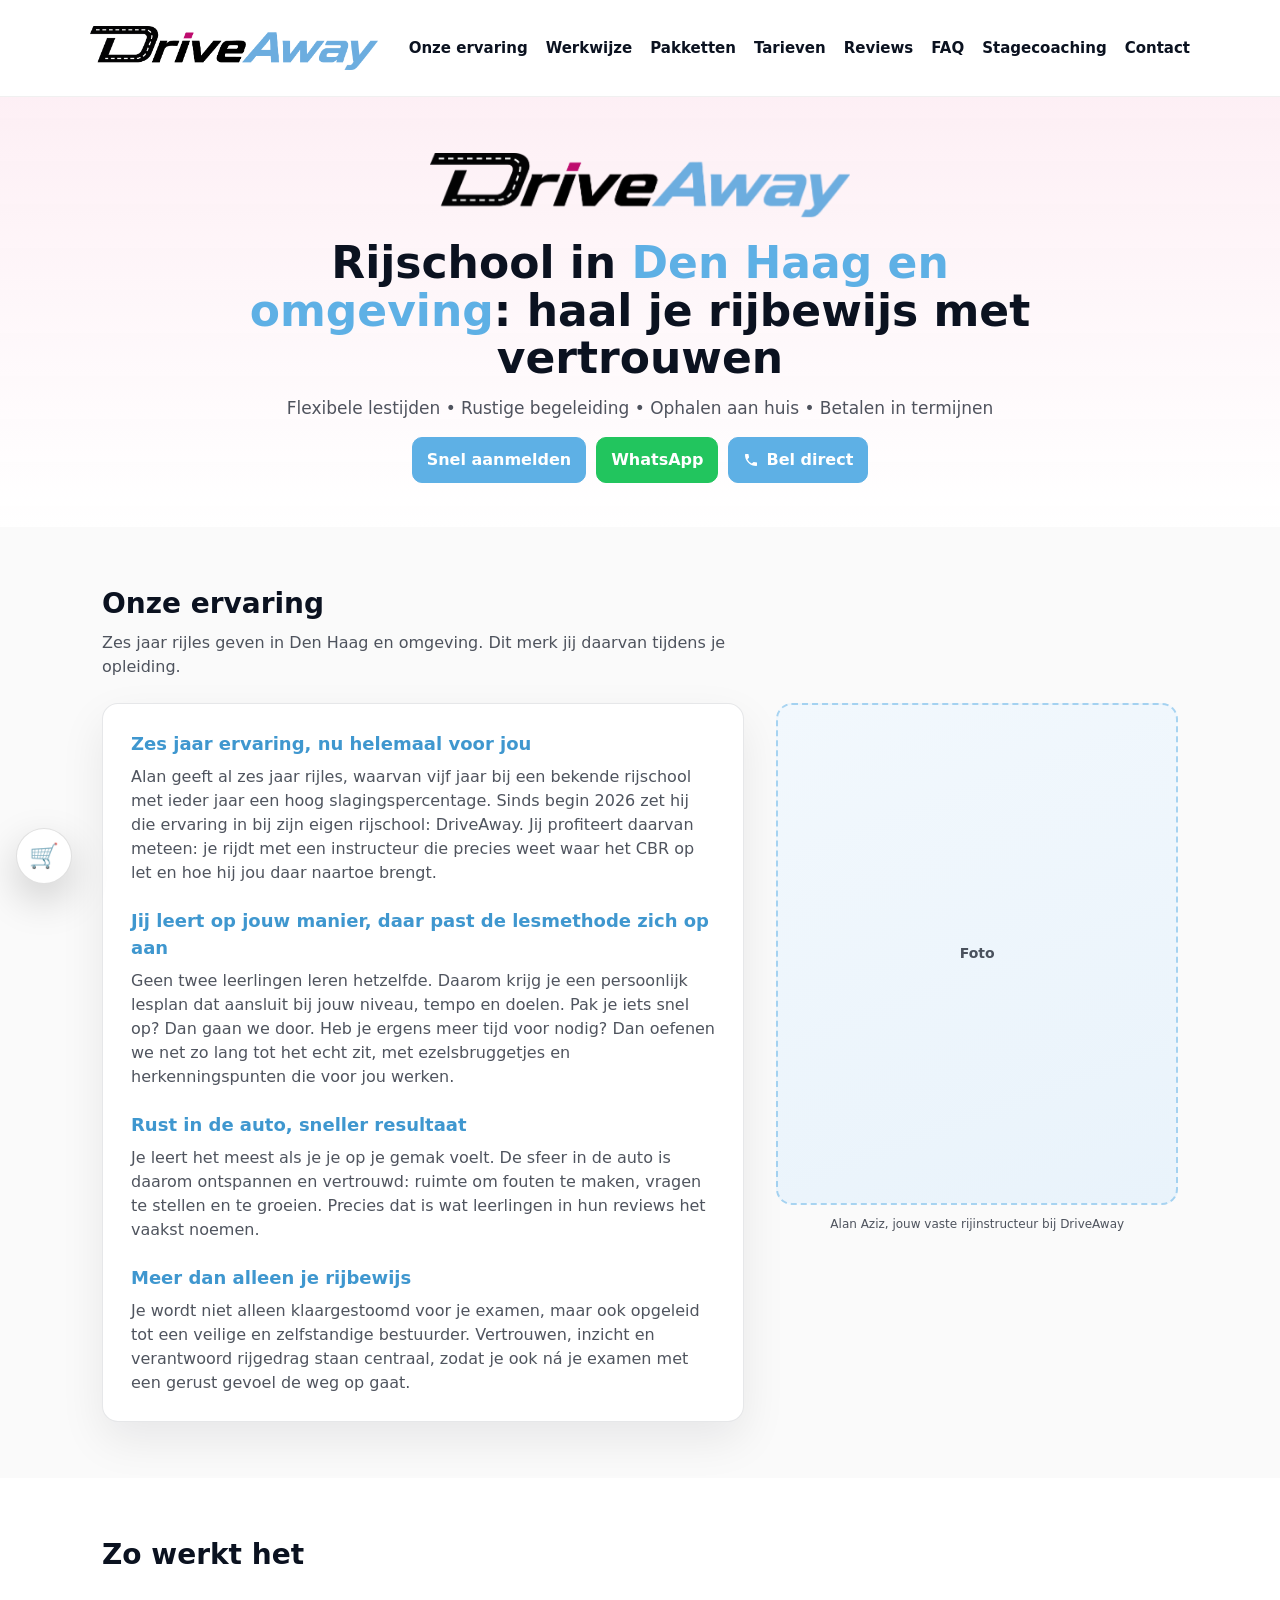
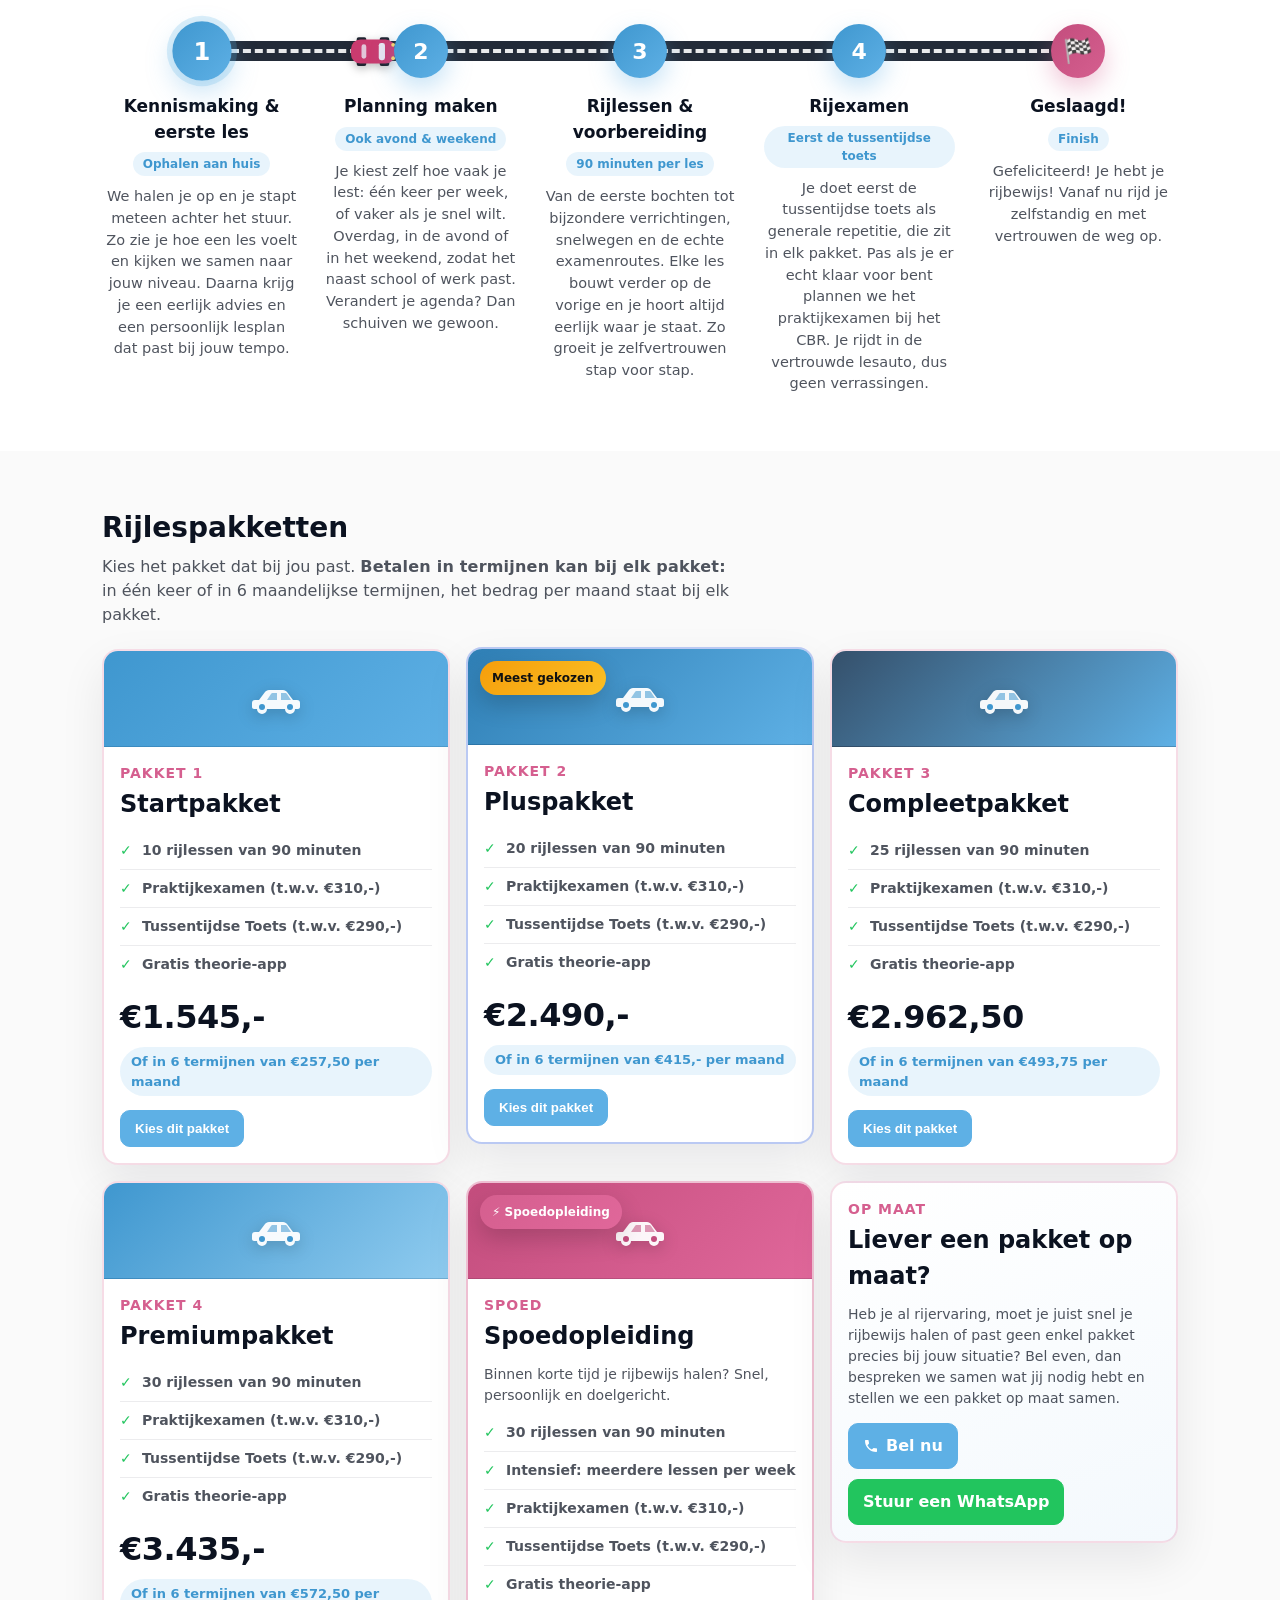
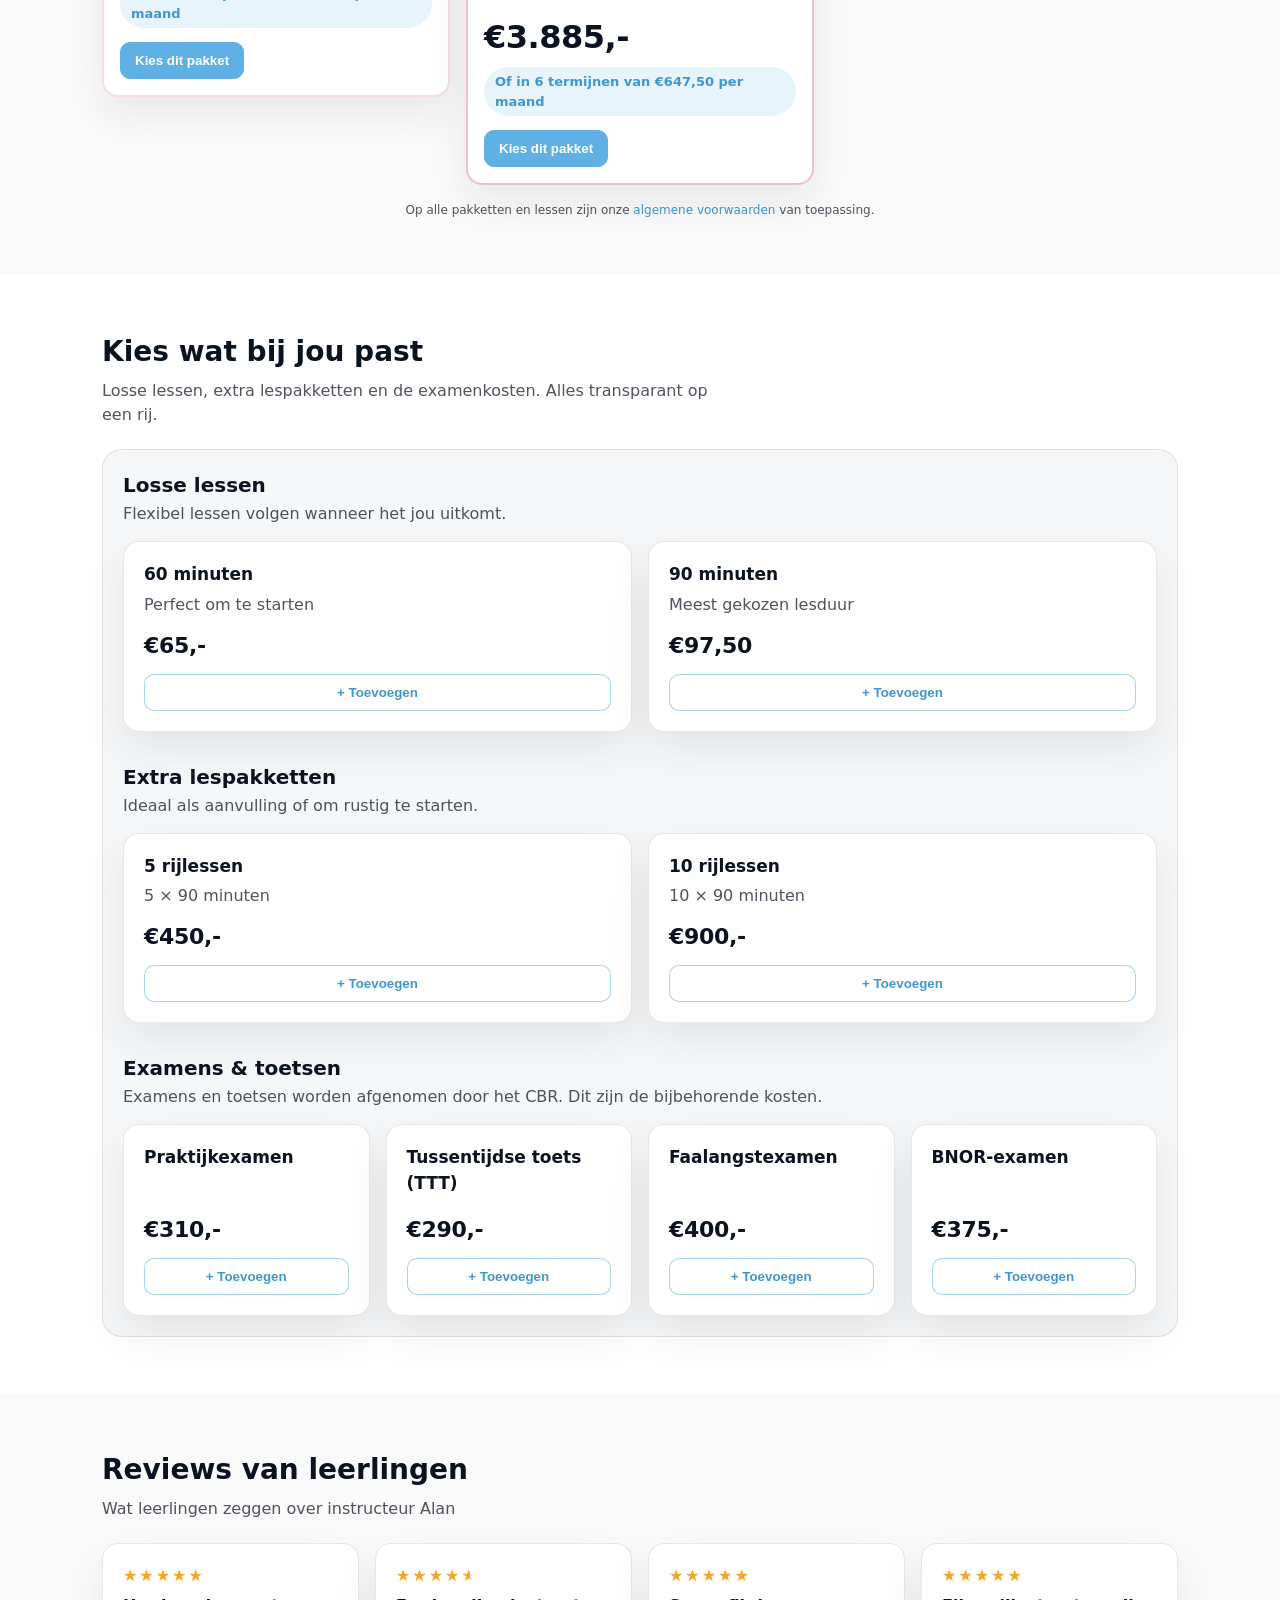
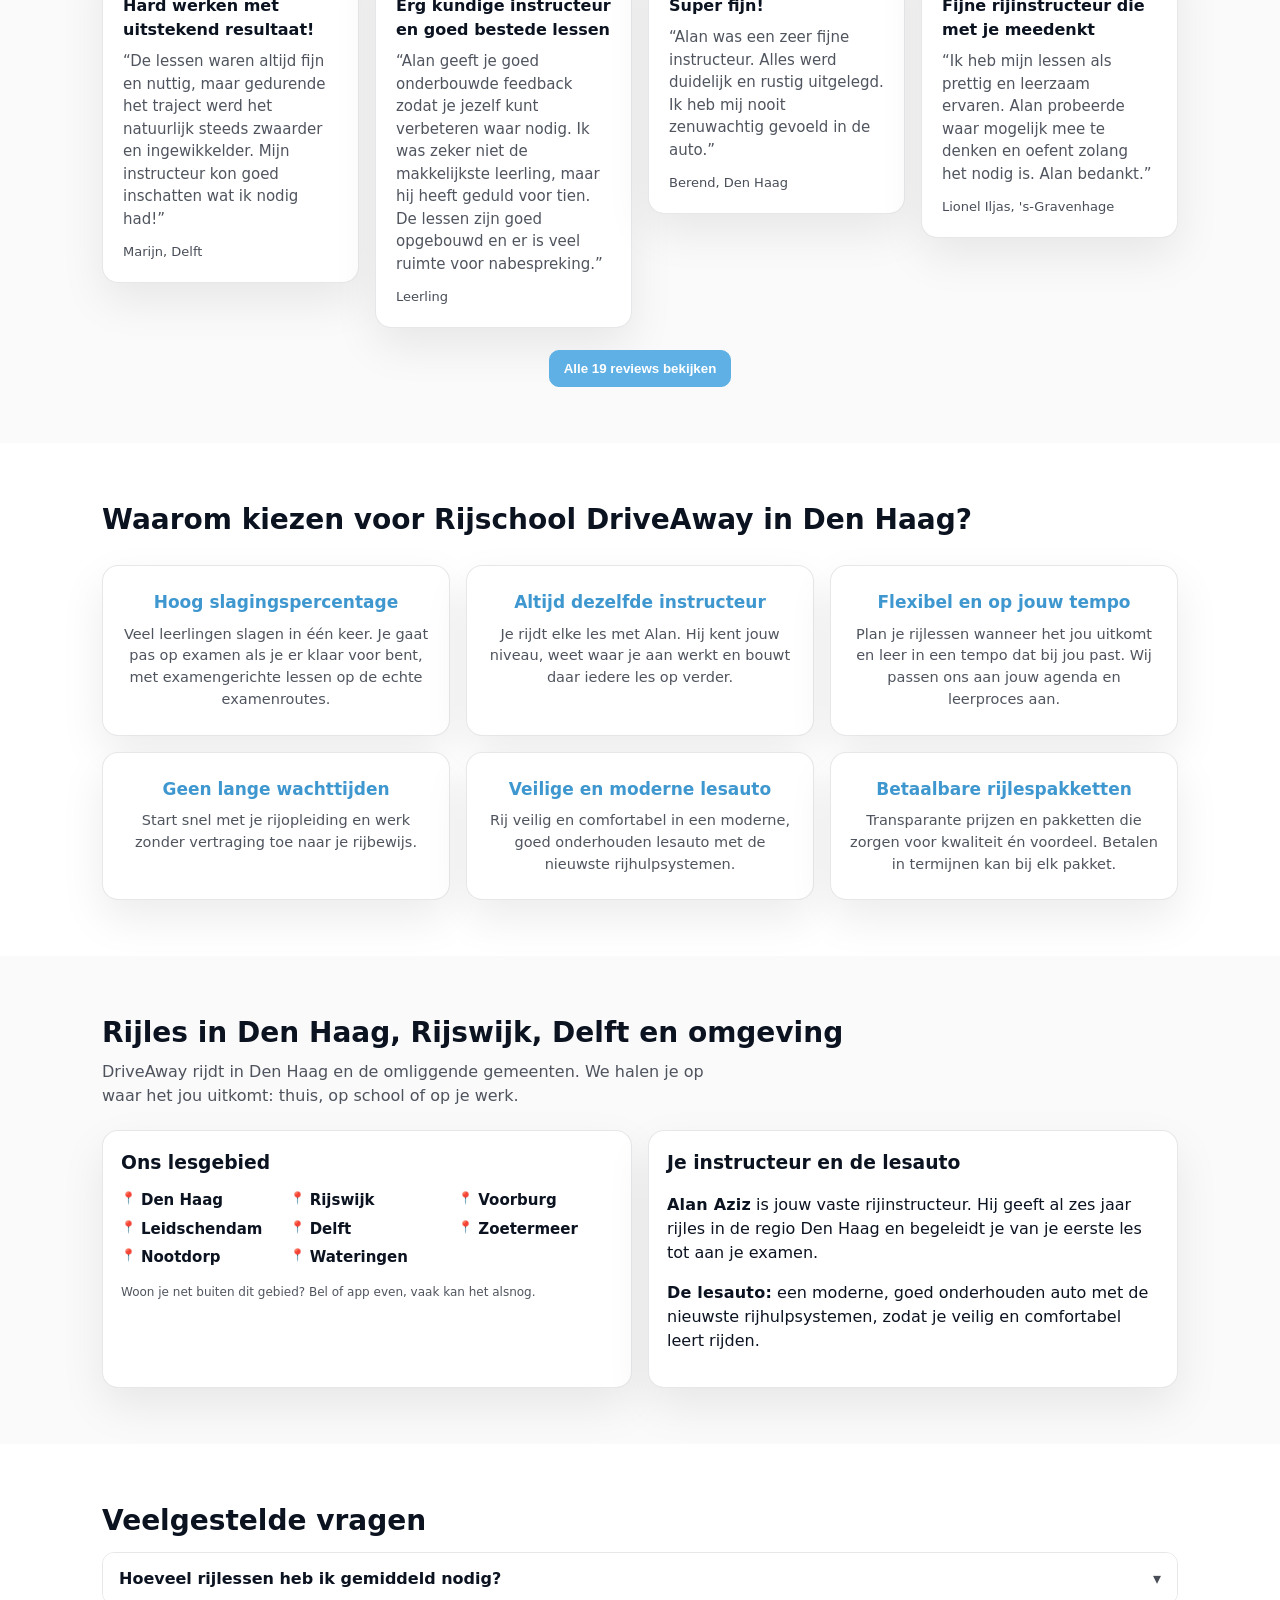
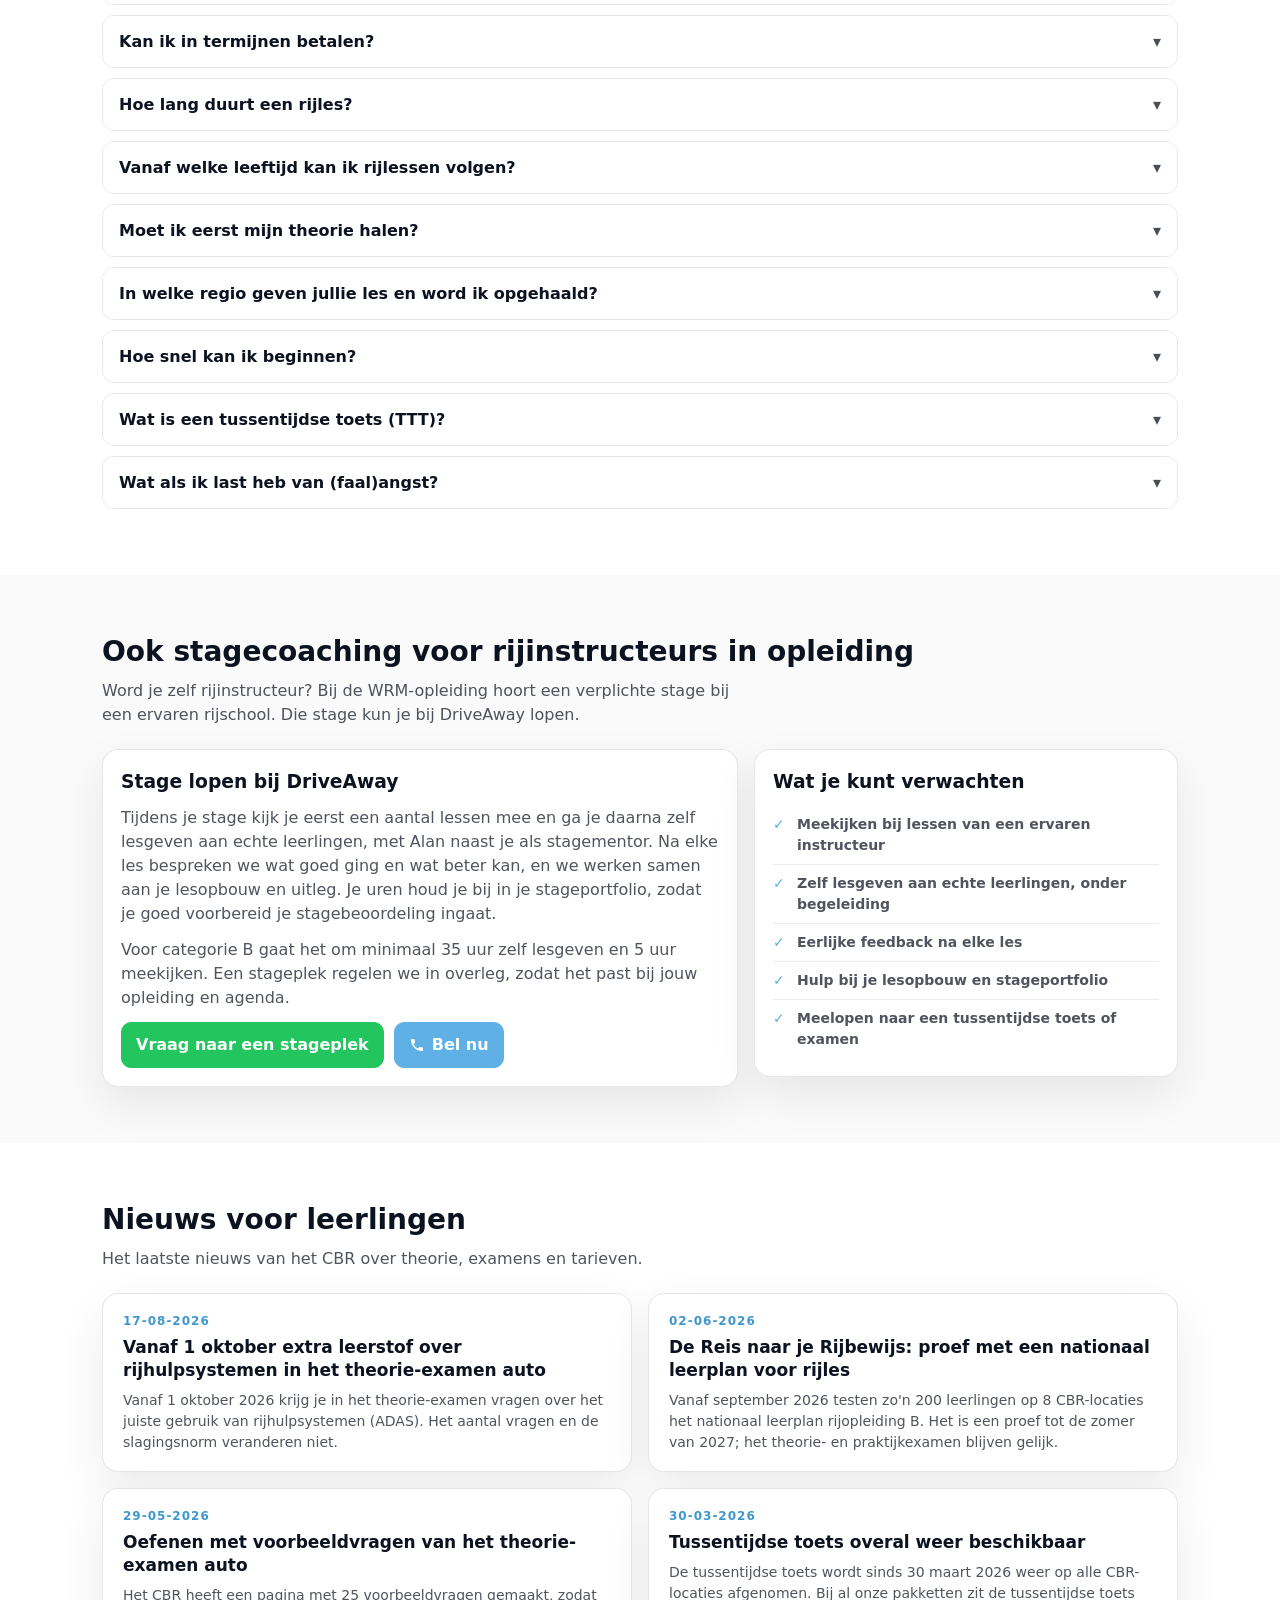
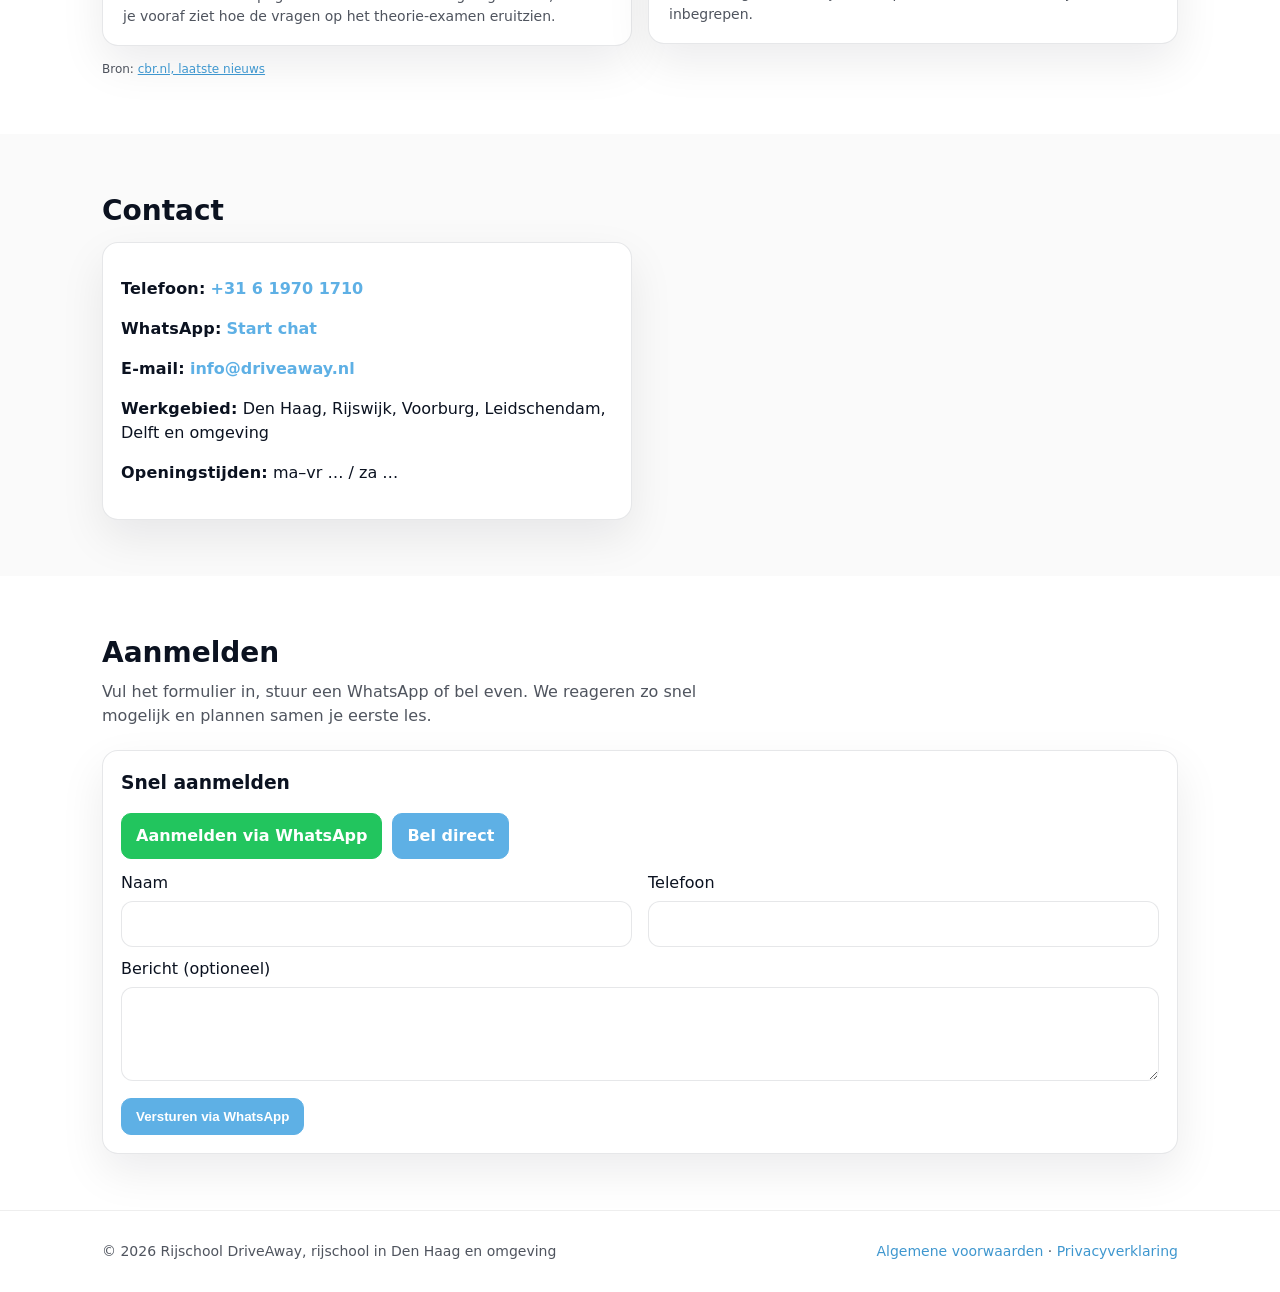
<file: index.html>
<!doctype html>
<html lang="nl">
<head>
  <meta charset="utf-8">
  <meta name="viewport" content="width=device-width, initial-scale=1">
  <title>Rijschool Den Haag | Rijschool DriveAway: rijles in Den Haag, Rijswijk en Delft</title>
  <meta name="description" content="Op zoek naar een rijschool in Den Haag? Rijschool DriveAway geeft autorijles in Den Haag, Rijswijk, Voorburg, Leidschendam en Delft. Vaste instructeur, ophalen aan huis, betalen in termijnen.">
  <meta name="robots" content="index, follow">
  <meta name="theme-color" content="#5eb0e5">
  <link rel="canonical" href="https://sebashermani.github.io/main/">
  <meta property="og:type" content="website">
  <meta property="og:locale" content="nl_NL">
  <meta property="og:url" content="https://sebashermani.github.io/main/">
  <meta property="og:site_name" content="Rijschool DriveAway">
  <meta property="og:title" content="Rijschool DriveAway | Rijles in Den Haag en omgeving">
  <meta property="og:description" content="Vaste ervaren instructeur, flexibele lestijden en ophalen aan huis. Rijles in Den Haag, Rijswijk, Voorburg, Leidschendam en Delft.">
  <meta property="og:image" content="https://sebashermani.github.io/main/og-image.png">
  <meta property="og:image:width" content="1200">
  <meta property="og:image:height" content="630">
  <meta name="twitter:card" content="summary_large_image">
  <link rel="icon" href="favicon.svg" type="image/svg+xml">
  <link rel="icon" href="favicon.png" type="image/png" sizes="32x32">
  <link rel="apple-touch-icon" href="apple-touch-icon.png">
  <link rel="stylesheet" href="style.css">
  <script type="application/ld+json">
  {
    "@context": "https://schema.org",
    "@type": "DrivingSchool",
    "@id": "https://sebashermani.github.io/main/#rijschool",
    "name": "Rijschool DriveAway",
    "alternateName": "DriveAway Rijschool Den Haag",
    "description": "Rijschool in Den Haag voor autorijles (rijbewijs B) in Den Haag, Rijswijk, Voorburg, Leidschendam, Delft, Zoetermeer, Nootdorp en Wateringen. Vaste instructeur, ophalen aan huis en betalen in termijnen.",
    "url": "https://sebashermani.github.io/main/",
    "image": "https://sebashermani.github.io/main/DriveAway_Logo_PNG.png",
    "logo": "https://sebashermani.github.io/main/DriveAway_Logo_PNG.png",
    "telephone": "+31619701710",
    "email": "info@driveaway.nl",
    "priceRange": "€€",
    "currenciesAccepted": "EUR",
    "knowsLanguage": "nl",
    "address": {
      "@type": "PostalAddress",
      "addressLocality": "Den Haag",
      "addressRegion": "Zuid-Holland",
      "addressCountry": "NL"
    },
    "areaServed": [
      { "@type": "City", "name": "Den Haag" },
      { "@type": "City", "name": "Rijswijk" },
      { "@type": "City", "name": "Voorburg" },
      { "@type": "City", "name": "Leidschendam" },
      { "@type": "City", "name": "Delft" },
      { "@type": "City", "name": "Zoetermeer" },
      { "@type": "City", "name": "Nootdorp" },
      { "@type": "City", "name": "Wateringen" }
    ],
    "founder": { "@type": "Person", "name": "Alan Aziz", "jobTitle": "Rijinstructeur" },
    "hasOfferCatalog": {
      "@type": "OfferCatalog",
      "name": "Rijlespakketten",
      "itemListElement": [
        { "@type": "Offer", "name": "Startpakket: 10 rijlessen van 90 minuten", "price": "1545", "priceCurrency": "EUR" },
        { "@type": "Offer", "name": "Pluspakket: 20 rijlessen van 90 minuten", "price": "2490", "priceCurrency": "EUR" },
        { "@type": "Offer", "name": "Compleetpakket: 25 rijlessen van 90 minuten", "price": "2962.50", "priceCurrency": "EUR" },
        { "@type": "Offer", "name": "Premiumpakket: 30 rijlessen van 90 minuten", "price": "3435", "priceCurrency": "EUR" },
        { "@type": "Offer", "name": "Spoedopleiding: 30 rijlessen van 90 minuten, intensief", "price": "3885", "priceCurrency": "EUR" },
        { "@type": "Offer", "name": "Losse rijles van 60 minuten", "price": "65", "priceCurrency": "EUR" },
        { "@type": "Offer", "name": "Losse rijles van 90 minuten", "price": "97.50", "priceCurrency": "EUR" }
      ]
    }
  }
  </script>
</head>
<body>
  <header class="site-header">
    <div class="wrap header-inner">
      <a href="#" class="logo-link" aria-label="DriveAway Rijschool">
        <img src="DriveAway_Logo_PNG.png" class="site-logo" alt="Rijschool DriveAway, rijschool in Den Haag">
      </a>
      <nav class="desktop-nav">
        <a href="#over">Onze ervaring</a>
        <a href="#werkwijze">Werkwijze</a>
        <a href="#pakketten">Pakketten</a>
        <a href="#prijzen">Tarieven</a>
        <a href="#reviews">Reviews</a>
        <a href="#faq">FAQ</a>
        <a href="#stagecoaching">Stagecoaching</a>
        <a href="#contact">Contact</a>
      </nav>
      <button class="hamburger" id="hamburgerBtn" aria-label="Menu openen">☰</button>
    </div>
    <div class="mobile-menu" id="mobileMenu">
      <a href="#over">Onze ervaring</a>
      <a href="#werkwijze">Werkwijze</a>
      <a href="#pakketten">Pakketten</a>
      <a href="#prijzen">Tarieven</a>
      <a href="#reviews">Reviews</a>
      <a href="#faq">FAQ</a>
      <a href="#stagecoaching">Stagecoaching</a>
      <a href="#nieuws">Nieuws</a>
      <a href="#contact">Contact</a>
    </div>
  </header>

  <main>
    <section class="hero">
      <div class="wrap hero-inner">
        <img src="DriveAway_Logo_PNG.png" class="hero-logo reveal" alt="Logo Rijschool DriveAway">
        <h1>Rijschool in <span>Den Haag en omgeving</span>: haal je rijbewijs met vertrouwen</h1>
        <p class="muted hero-sub">Flexibele lestijden • Rustige begeleiding • Ophalen aan huis • Betalen in termijnen</p>
        <div class="hero-buttons hero-buttons-center">
          <a class="btn primary" href="#aanmelden">Snel aanmelden</a>
          <a class="btn whatsapp" href="https://wa.me/31XXXXXXXXX">WhatsApp</a>
          <a class="btn blue" href="tel:+31619701710"><svg class="btn-ico" viewBox="0 0 24 24" aria-hidden="true"><path d="M6.6 10.8a15.1 15.1 0 0 0 6.6 6.6l2.2-2.2a1 1 0 0 1 1-.25c1.1.37 2.3.57 3.6.57a1 1 0 0 1 1 1V20a1 1 0 0 1-1 1A17 17 0 0 1 3 4a1 1 0 0 1 1-1h3.5a1 1 0 0 1 1 1c0 1.25.2 2.45.57 3.57a1 1 0 0 1-.25 1L6.6 10.8z" fill="currentColor"/></svg>Bel direct</a>
        </div>
      </div>
    </section>

    <section id="over" class="section alt reveal">
      <div class="wrap">
        <h2>Onze ervaring</h2>
        <p class="muted section-intro">Zes jaar rijles geven in Den Haag en omgeving. Dit merk jij daarvan tijdens je opleiding.</p>
        <div class="over-layout">
          <div class="over-text card">
            <h3>Zes jaar ervaring, nu helemaal voor jou</h3>
            <p>Alan geeft al zes jaar rijles, waarvan vijf jaar bij een bekende rijschool met ieder jaar een hoog slagingspercentage. Sinds begin 2026 zet hij die ervaring in bij zijn eigen rijschool: DriveAway. Jij profiteert daarvan meteen: je rijdt met een instructeur die precies weet waar het CBR op let en hoe hij jou daar naartoe brengt.</p>

            <h3>Jij leert op jouw manier, daar past de lesmethode zich op aan</h3>
            <p>Geen twee leerlingen leren hetzelfde. Daarom krijg je een persoonlijk lesplan dat aansluit bij jouw niveau, tempo en doelen. Pak je iets snel op? Dan gaan we door. Heb je ergens meer tijd voor nodig? Dan oefenen we net zo lang tot het echt zit, met ezelsbruggetjes en herkenningspunten die voor jou werken.</p>

            <h3>Rust in de auto, sneller resultaat</h3>
            <p>Je leert het meest als je je op je gemak voelt. De sfeer in de auto is daarom ontspannen en vertrouwd: ruimte om fouten te maken, vragen te stellen en te groeien. Precies dat is wat leerlingen in hun reviews het vaakst noemen.</p>

            <h3>Meer dan alleen je rijbewijs</h3>
            <p>Je wordt niet alleen klaargestoomd voor je examen, maar ook opgeleid tot een veilige en zelfstandige bestuurder. Vertrouwen, inzicht en verantwoord rijgedrag staan centraal, zodat je ook ná je examen met een gerust gevoel de weg op gaat.</p>
          </div>
          <figure class="over-photo">
            <div class="photo-slot">Foto</div>
            <figcaption class="muted small">Alan Aziz, jouw vaste rijinstructeur bij DriveAway</figcaption>
          </figure>
        </div>
      </div>
    </section>

    <section id="werkwijze" class="section reveal">
      <div class="wrap">
        <h2>Zo werkt het</h2>
        <div class="steps" id="stepsRoad">
          <div class="road-car" id="roadCar" aria-hidden="true">
            <svg viewBox="0 0 48 30" xmlns="http://www.w3.org/2000/svg">
              <rect x="7" y="0" width="10" height="6" rx="2" fill="#1f2430"/>
              <rect x="31" y="0" width="10" height="6" rx="2" fill="#1f2430"/>
              <rect x="7" y="24" width="10" height="6" rx="2" fill="#1f2430"/>
              <rect x="31" y="24" width="10" height="6" rx="2" fill="#1f2430"/>
              <rect x="1" y="2.5" width="46" height="25" rx="10" fill="#c93b6f"/>
              <rect x="30" y="6" width="6.5" height="18" rx="2.5" fill="#eaf4fb" opacity="0.92"/>
              <rect x="12" y="7.5" width="5" height="15" rx="2.5" fill="#eaf4fb" opacity="0.75"/>
              <circle cx="45" cy="8" r="2" fill="#ffd76a"/>
              <circle cx="45" cy="22" r="2" fill="#ffd76a"/>
            </svg>
          </div>
          <div class="step">
            <div class="step-num">1</div>
            <h3>Kennismaking &amp; eerste les</h3>
            <span class="step-tag">Ophalen aan huis</span>
            <p>We halen je op en je stapt meteen achter het stuur. Zo zie je hoe een les voelt en kijken we samen naar jouw niveau. Daarna krijg je een eerlijk advies en een persoonlijk lesplan dat past bij jouw tempo.</p>
          </div>
          <div class="step">
            <div class="step-num">2</div>
            <h3>Planning maken</h3>
            <span class="step-tag">Ook avond &amp; weekend</span>
            <p>Je kiest zelf hoe vaak je lest: één keer per week, of vaker als je snel wilt. Overdag, in de avond of in het weekend, zodat het naast school of werk past. Verandert je agenda? Dan schuiven we gewoon.</p>
          </div>
          <div class="step">
            <div class="step-num">3</div>
            <h3>Rijlessen &amp; voorbereiding</h3>
            <span class="step-tag">90 minuten per les</span>
            <p>Van de eerste bochten tot bijzondere verrichtingen, snelwegen en de echte examenroutes. Elke les bouwt verder op de vorige en je hoort altijd eerlijk waar je staat. Zo groeit je zelfvertrouwen stap voor stap.</p>
          </div>
          <div class="step">
            <div class="step-num">4</div>
            <h3>Rijexamen</h3>
            <span class="step-tag">Eerst de tussentijdse toets</span>
            <p>Je doet eerst de tussentijdse toets als generale repetitie, die zit in elk pakket. Pas als je er echt klaar voor bent plannen we het praktijkexamen bij het CBR. Je rijdt in de vertrouwde lesauto, dus geen verrassingen.</p>
          </div>
          <div class="step step-finish">
            <div class="step-num">🏁</div>
            <div class="finish-pop" aria-hidden="true">🎉</div>
            <h3>Geslaagd!</h3>
            <span class="step-tag">Finish</span>
            <p>Gefeliciteerd! Je hebt je rijbewijs! Vanaf nu rijd je zelfstandig en met vertrouwen de weg op.</p>
          </div>
        </div>
      </div>
    </section>

    <section id="pakketten" class="section alt">
      <div class="wrap">
        <h2>Rijlespakketten</h2>
        <p class="muted section-intro">Kies het pakket dat bij jou past. <strong>Betalen in termijnen kan bij elk pakket:</strong> in één keer of in 6 maandelijkse termijnen, het bedrag per maand staat bij elk pakket.</p>
        <div class="packages-slider" id="packagesSlider">
          <article class="package card reveal">
            <div class="pkg-img pkg-img-1"><svg viewBox="0 0 64 32" aria-hidden="true"><path d="M8 20c0-2 1-3 3-3h4l6-8c1-1 2-2 4-2h14c2 0 3 1 4 2l6 8h4c2 0 3 1 3 3v4c0 1-1 2-2 2h-3a5 5 0 0 1-10 0H23a5 5 0 0 1-10 0h-3c-1 0-2-1-2-2z" fill="rgba(255,255,255,0.95)"/><path d="M23 17l4-6c.5-.7 1-1 2-1h4v7zm14 0v-7h4c1 0 1.5.3 2 1l4 6z" fill="#3f97cf" opacity="0.55"/><circle cx="18" cy="24" r="3" fill="#3f97cf"/><circle cx="46" cy="24" r="3" fill="#3f97cf"/></svg></div>
            <div class="pkg-body">
              <div class="pkg-eyebrow">Pakket 1</div>
              <h3>Startpakket</h3>
              <ul class="pkg-list">
                <li>10 rijlessen van 90 minuten</li>
                <li>Praktijkexamen (t.w.v. €310,-)</li>
                <li>Tussentijdse Toets (t.w.v. €290,-)</li>
                <li>Gratis theorie-app</li>
              </ul>
              <div class="pkg-price">€1.545,-</div>
              <div class="pkg-terms">Of in 6 termijnen van €257,50 per maand</div>
              <button class="btn primary" type="button" data-add data-name="Startpakket – 10 rijlessen van 90 min" data-price="1545">Kies dit pakket</button>
            </div>
          </article>
          <article class="package card popular reveal">
            <div class="badge-top">Meest gekozen</div>
            <div class="pkg-img pkg-img-2"><svg viewBox="0 0 64 32" aria-hidden="true"><path d="M8 20c0-2 1-3 3-3h4l6-8c1-1 2-2 4-2h14c2 0 3 1 4 2l6 8h4c2 0 3 1 3 3v4c0 1-1 2-2 2h-3a5 5 0 0 1-10 0H23a5 5 0 0 1-10 0h-3c-1 0-2-1-2-2z" fill="rgba(255,255,255,0.95)"/><path d="M23 17l4-6c.5-.7 1-1 2-1h4v7zm14 0v-7h4c1 0 1.5.3 2 1l4 6z" fill="#3f97cf" opacity="0.55"/><circle cx="18" cy="24" r="3" fill="#3f97cf"/><circle cx="46" cy="24" r="3" fill="#3f97cf"/></svg></div>
            <div class="pkg-body">
              <div class="pkg-eyebrow">Pakket 2</div>
              <h3>Pluspakket</h3>
              <ul class="pkg-list">
                <li>20 rijlessen van 90 minuten</li>
                <li>Praktijkexamen (t.w.v. €310,-)</li>
                <li>Tussentijdse Toets (t.w.v. €290,-)</li>
                <li>Gratis theorie-app</li>
              </ul>
              <div class="pkg-price">€2.490,-</div>
              <div class="pkg-terms">Of in 6 termijnen van €415,- per maand</div>
              <button class="btn primary" type="button" data-add data-name="Pluspakket – 20 rijlessen van 90 min" data-price="2490">Kies dit pakket</button>
            </div>
          </article>
          <article class="package card reveal">
            <div class="pkg-img pkg-img-3"><svg viewBox="0 0 64 32" aria-hidden="true"><path d="M8 20c0-2 1-3 3-3h4l6-8c1-1 2-2 4-2h14c2 0 3 1 4 2l6 8h4c2 0 3 1 3 3v4c0 1-1 2-2 2h-3a5 5 0 0 1-10 0H23a5 5 0 0 1-10 0h-3c-1 0-2-1-2-2z" fill="rgba(255,255,255,0.95)"/><path d="M23 17l4-6c.5-.7 1-1 2-1h4v7zm14 0v-7h4c1 0 1.5.3 2 1l4 6z" fill="#3f97cf" opacity="0.55"/><circle cx="18" cy="24" r="3" fill="#3f97cf"/><circle cx="46" cy="24" r="3" fill="#3f97cf"/></svg></div>
            <div class="pkg-body">
              <div class="pkg-eyebrow">Pakket 3</div>
              <h3>Compleetpakket</h3>
              <ul class="pkg-list">
                <li>25 rijlessen van 90 minuten</li>
                <li>Praktijkexamen (t.w.v. €310,-)</li>
                <li>Tussentijdse Toets (t.w.v. €290,-)</li>
                <li>Gratis theorie-app</li>
              </ul>
              <div class="pkg-price">€2.962,50</div>
              <div class="pkg-terms">Of in 6 termijnen van €493,75 per maand</div>
              <button class="btn primary" type="button" data-add data-name="Compleetpakket – 25 rijlessen van 90 min" data-price="2962.50">Kies dit pakket</button>
            </div>
          </article>
          <article class="package card reveal">
            <div class="pkg-img pkg-img-4"><svg viewBox="0 0 64 32" aria-hidden="true"><path d="M8 20c0-2 1-3 3-3h4l6-8c1-1 2-2 4-2h14c2 0 3 1 4 2l6 8h4c2 0 3 1 3 3v4c0 1-1 2-2 2h-3a5 5 0 0 1-10 0H23a5 5 0 0 1-10 0h-3c-1 0-2-1-2-2z" fill="rgba(255,255,255,0.95)"/><path d="M23 17l4-6c.5-.7 1-1 2-1h4v7zm14 0v-7h4c1 0 1.5.3 2 1l4 6z" fill="#3f97cf" opacity="0.55"/><circle cx="18" cy="24" r="3" fill="#3f97cf"/><circle cx="46" cy="24" r="3" fill="#3f97cf"/></svg></div>
            <div class="pkg-body">
              <div class="pkg-eyebrow">Pakket 4</div>
              <h3>Premiumpakket</h3>
              <ul class="pkg-list">
                <li>30 rijlessen van 90 minuten</li>
                <li>Praktijkexamen (t.w.v. €310,-)</li>
                <li>Tussentijdse Toets (t.w.v. €290,-)</li>
                <li>Gratis theorie-app</li>
              </ul>
              <div class="pkg-price">€3.435,-</div>
              <div class="pkg-terms">Of in 6 termijnen van €572,50 per maand</div>
              <button class="btn primary" type="button" data-add data-name="Premiumpakket – 30 rijlessen van 90 min" data-price="3435">Kies dit pakket</button>
            </div>
          </article>
          <article class="package card spoed reveal">
            <div class="badge-top spoed">⚡ Spoedopleiding</div>
            <div class="pkg-img pkg-img-5"><svg viewBox="0 0 64 32" aria-hidden="true"><path d="M8 20c0-2 1-3 3-3h4l6-8c1-1 2-2 4-2h14c2 0 3 1 4 2l6 8h4c2 0 3 1 3 3v4c0 1-1 2-2 2h-3a5 5 0 0 1-10 0H23a5 5 0 0 1-10 0h-3c-1 0-2-1-2-2z" fill="rgba(255,255,255,0.95)"/><path d="M23 17l4-6c.5-.7 1-1 2-1h4v7zm14 0v-7h4c1 0 1.5.3 2 1l4 6z" fill="#3f97cf" opacity="0.55"/><circle cx="18" cy="24" r="3" fill="#3f97cf"/><circle cx="46" cy="24" r="3" fill="#3f97cf"/></svg></div>
            <div class="pkg-body">
              <div class="pkg-eyebrow">Spoed</div>
              <h3>Spoedopleiding</h3>
              <p class="pkg-desc">Binnen korte tijd je rijbewijs halen? Snel, persoonlijk en doelgericht.</p>
              <ul class="pkg-list">
                <li>30 rijlessen van 90 minuten</li>
                <li>Intensief: meerdere lessen per week</li>
                <li>Praktijkexamen (t.w.v. €310,-)</li>
                <li>Tussentijdse Toets (t.w.v. €290,-)</li>
                <li>Gratis theorie-app</li>
              </ul>
              <div class="pkg-price">€3.885,-</div>
              <div class="pkg-terms">Of in 6 termijnen van €647,50 per maand</div>
              <button class="btn primary" type="button" data-add data-name="Spoedopleiding – 30 rijlessen van 90 min (intensief)" data-price="3885">Kies dit pakket</button>
            </div>
          </article>
          <article class="package card package-custom reveal">
            <div class="pkg-body">
              <div class="pkg-eyebrow">Op maat</div>
              <h3>Liever een pakket op maat?</h3>
              <p class="pkg-desc">Heb je al rijervaring, moet je juist snel je rijbewijs halen of past geen enkel pakket precies bij jouw situatie? Bel even, dan bespreken we samen wat jij nodig hebt en stellen we een pakket op maat samen.</p>
              <div class="pkg-custom-actions">
                <a class="btn blue" href="tel:+31619701710"><svg class="btn-ico" viewBox="0 0 24 24" aria-hidden="true"><path d="M6.6 10.8a15.1 15.1 0 0 0 6.6 6.6l2.2-2.2a1 1 0 0 1 1-.25c1.1.37 2.3.57 3.6.57a1 1 0 0 1 1 1V20a1 1 0 0 1-1 1A17 17 0 0 1 3 4a1 1 0 0 1 1-1h3.5a1 1 0 0 1 1 1c0 1.25.2 2.45.57 3.57a1 1 0 0 1-.25 1L6.6 10.8z" fill="currentColor"/></svg>Bel nu</a>
                <a class="btn whatsapp" href="https://wa.me/31XXXXXXXXX">Stuur een WhatsApp</a>
              </div>
            </div>
          </article>
        </div>
        <p class="muted small pkg-voorwaarden">Op alle pakketten en lessen zijn onze <a href="voorwaarden.html">algemene voorwaarden</a> van toepassing.</p>
      </div>
    </section>

    <section id="prijzen" class="section reveal">
      <div class="wrap">
        <h2>Kies wat bij jou past</h2>
        <p class="muted section-intro">Losse lessen, extra lespakketten en de examenkosten. Alles transparant op een rij.</p>
        <div class="lesson-box" id="lessonBox">
          <div class="price-group">
            <h3>Losse lessen</h3>
            <p class="muted">Flexibel lessen volgen wanneer het jou uitkomt.</p>
            <div class="lesson-options">
                <div class="option">
                  <h3>60 minuten</h3>
                  <p class="muted">Perfect om te starten</p>
                  <div class="price">€65,-</div>
                  <button class="btn add-btn" type="button" data-add data-name="Losse rijles 60 minuten" data-price="65">+ Toevoegen</button>
                </div>
                <div class="option">
                  <h3>90 minuten</h3>
                  <p class="muted">Meest gekozen lesduur</p>
                  <div class="price">€97,50</div>
                  <button class="btn add-btn" type="button" data-add data-name="Losse rijles 90 minuten" data-price="97.50">+ Toevoegen</button>
                </div>
            </div>
          </div>
          <div class="price-group">
            <h3>Extra lespakketten</h3>
            <p class="muted">Ideaal als aanvulling of om rustig te starten.</p>
            <div class="lesson-options">
                <div class="option">
                  <h3>5 rijlessen</h3>
                  <p class="muted">5 × 90 minuten</p>
                  <div class="price">€450,-</div>
                  <button class="btn add-btn" type="button" data-add data-name="Extra lespakket – 5 rijlessen (90 min)" data-price="450">+ Toevoegen</button>
                </div>
                <div class="option">
                  <h3>10 rijlessen</h3>
                  <p class="muted">10 × 90 minuten</p>
                  <div class="price">€900,-</div>
                  <button class="btn add-btn" type="button" data-add data-name="Extra lespakket – 10 rijlessen (90 min)" data-price="900">+ Toevoegen</button>
                </div>
            </div>
          </div>
          <div class="price-group">
            <h3>Examens &amp; toetsen</h3>
            <p class="muted">Examens en toetsen worden afgenomen door het CBR. Dit zijn de bijbehorende kosten.</p>
            <div class="lesson-options">
                <div class="option">
                  <h3>Praktijkexamen</h3>
                  <div class="price">€310,-</div>
                  <button class="btn add-btn" type="button" data-add data-name="Praktijkexamen (CBR)" data-price="310">+ Toevoegen</button>
                </div>
                <div class="option">
                  <h3>Tussentijdse toets (TTT)</h3>
                  <div class="price">€290,-</div>
                  <button class="btn add-btn" type="button" data-add data-name="Tussentijdse toets (TTT, CBR)" data-price="290">+ Toevoegen</button>
                </div>
                <div class="option">
                  <h3>Faalangstexamen</h3>
                  <div class="price">€400,-</div>
                  <button class="btn add-btn" type="button" data-add data-name="Faalangstexamen (CBR)" data-price="400">+ Toevoegen</button>
                </div>
                <div class="option">
                  <h3>BNOR-examen</h3>
                  <div class="price">€375,-</div>
                  <button class="btn add-btn" type="button" data-add data-name="BNOR-examen (CBR)" data-price="375">+ Toevoegen</button>
                </div>
            </div>
          </div>
        </div>
      </div>
    </section>

    <section id="reviews" class="section alt">
      <div class="wrap">
        <h2>Reviews van leerlingen</h2>
        <p class="muted section-intro">Wat leerlingen zeggen over instructeur Alan</p>
        <div class="reviews-slider" id="reviewsSlider"></div>
        <div class="reviews-more">
          <button class="btn blue" id="reviewsOpen" type="button">Alle reviews bekijken</button>
        </div>
      </div>
    </section>

    <section id="waarom" class="section reveal">
      <div class="wrap">
        <h2>Waarom kiezen voor Rijschool DriveAway in Den Haag?</h2>
        <div class="usp-grid">
          <div class="usp card">
            <h3>Hoog slagingspercentage</h3>
            <p>Veel leerlingen slagen in één keer. Je gaat pas op examen als je er klaar voor bent, met examengerichte lessen op de echte examenroutes.</p>
          </div>
          <div class="usp card">
            <h3>Altijd dezelfde instructeur</h3>
            <p>Je rijdt elke les met Alan. Hij kent jouw niveau, weet waar je aan werkt en bouwt daar iedere les op verder.</p>
          </div>
          <div class="usp card">
            <h3>Flexibel en op jouw tempo</h3>
            <p>Plan je rijlessen wanneer het jou uitkomt en leer in een tempo dat bij jou past. Wij passen ons aan jouw agenda en leerproces aan.</p>
          </div>
          <div class="usp card">
            <h3>Geen lange wachttijden</h3>
            <p>Start snel met je rijopleiding en werk zonder vertraging toe naar je rijbewijs.</p>
          </div>
          <div class="usp card">
            <h3>Veilige en moderne lesauto</h3>
            <p>Rij veilig en comfortabel in een moderne, goed onderhouden lesauto met de nieuwste rijhulpsystemen.</p>
          </div>
          <div class="usp card">
            <h3>Betaalbare rijlespakketten</h3>
            <p>Transparante prijzen en pakketten die zorgen voor kwaliteit én voordeel. Betalen in termijnen kan bij elk pakket.</p>
          </div>
        </div>
      </div>
    </section>

    <section id="lesgebied" class="section alt reveal">
      <div class="wrap">
        <h2>Rijles in Den Haag, Rijswijk, Delft en omgeving</h2>
        <p class="muted section-intro">DriveAway rijdt in Den Haag en de omliggende gemeenten. We halen je op waar het jou uitkomt: thuis, op school of op je werk.</p>
        <div class="grid two">
          <div class="card">
            <h3>Ons lesgebied</h3>
            <ul class="region-list">
              <li>Den Haag</li>
              <li>Rijswijk</li>
              <li>Voorburg</li>
              <li>Leidschendam</li>
              <li>Delft</li>
              <li>Zoetermeer</li>
              <li>Nootdorp</li>
              <li>Wateringen</li>
            </ul>
            <p class="muted small">Woon je net buiten dit gebied? Bel of app even, vaak kan het alsnog.</p>
          </div>
          <div class="card">
            <h3>Je instructeur en de lesauto</h3>
            <p><strong>Alan Aziz</strong> is jouw vaste rijinstructeur. Hij geeft al zes jaar rijles in de regio Den Haag en begeleidt je van je eerste les tot aan je examen.</p>
            <p><strong>De lesauto:</strong> een moderne, goed onderhouden auto met de nieuwste rijhulpsystemen, zodat je veilig en comfortabel leert rijden.</p>
          </div>
        </div>
      </div>
    </section>

    <section id="faq" class="section">
      <div class="wrap">
        <h2>Veelgestelde vragen</h2>
        <div class="faq-item">
          <button class="faq-question">Hoeveel rijlessen heb ik gemiddeld nodig?</button>
          <div class="faq-answer">Dat verschilt per persoon. Landelijk ligt het gemiddelde rond de 35 à 40 lesuren, maar met een persoonlijk lesplan en lessen van 90 minuten gaat het vaak sneller. Tijdens je eerste les schatten we samen in hoeveel lessen jij ongeveer nodig hebt.</div>
        </div>
        <div class="faq-item">
          <button class="faq-question">Kan ik in termijnen betalen?</button>
          <div class="faq-answer">Ja. Elk pakket kun je in één keer betalen of in 6 maandelijkse termijnen. Het bedrag per maand staat bij elk pakket. Geef het gewoon aan bij je aanmelding, dan regelen we het samen.</div>
        </div>
        <div class="faq-item">
          <button class="faq-question">Hoe lang duurt een rijles?</button>
          <div class="faq-answer">Een standaard rijles duurt 90 minuten. Zo zit je langer achter het stuur en leer je sneller. Liever korter? Een losse les van 60 minuten is ook mogelijk.</div>
        </div>
        <div class="faq-item">
          <button class="faq-question">Vanaf welke leeftijd kan ik rijlessen volgen?</button>
          <div class="faq-answer">Je kunt al rijlessen volgen vanaf 16,5 jaar. Het praktijkexamen mag je doen vanaf je 17e verjaardag. Tot je 18e rijd je dan samen met een begeleider (2toDrive), daarna helemaal zelfstandig.</div>
        </div>
        <div class="faq-item">
          <button class="faq-question">Moet ik eerst mijn theorie halen?</button>
          <div class="faq-answer">Nee, je kunt direct beginnen met rijlessen. Je theorie haal je ondertussen. Voor het praktijkexamen moet je theoriecertificaat wel binnen zijn. Met de gratis theorie-app uit onze pakketten bereid je je daar makkelijk op voor.</div>
        </div>
        <div class="faq-item">
          <button class="faq-question">In welke regio geven jullie les en word ik opgehaald?</button>
          <div class="faq-answer">We geven rijles in Den Haag en omgeving. We halen je op waar het jou uitkomt: thuis, op school of op je werk.</div>
        </div>
        <div class="faq-item">
          <button class="faq-question">Hoe snel kan ik beginnen?</button>
          <div class="faq-answer">Snel, want we werken zonder lange wachttijden. Na je aanmelding nemen we direct contact met je op om je eerste les in te plannen.</div>
        </div>
        <div class="faq-item">
          <button class="faq-question">Wat is een tussentijdse toets (TTT)?</button>
          <div class="faq-answer">Een generale repetitie voor je rijexamen bij het CBR. Je went vast aan de examensituatie en krijgt advies van een echte examinator. Bij al onze pakketten zit de tussentijdse toets inbegrepen.</div>
        </div>
        <div class="faq-item">
          <button class="faq-question">Wat als ik last heb van (faal)angst?</button>
          <div class="faq-answer">Geen zorgen: rust en vertrouwen staan bij ons centraal, en we passen het tempo aan jou aan. Daarnaast bestaat er een speciaal faalangstexamen bij het CBR met extra tijd en een gespecialiseerde examinator. Vraag er gerust naar.</div>
        </div>
      </div>
    </section>

    <section id="stagecoaching" class="section alt reveal">
      <div class="wrap">
        <h2>Ook stagecoaching voor rijinstructeurs in opleiding</h2>
        <p class="muted section-intro">Word je zelf rijinstructeur? Bij de WRM-opleiding hoort een verplichte stage bij een ervaren rijschool. Die stage kun je bij DriveAway lopen.</p>
        <div class="stage-layout">
          <div class="card stage-text">
            <h3>Stage lopen bij DriveAway</h3>
            <p>Tijdens je stage kijk je eerst een aantal lessen mee en ga je daarna zelf lesgeven aan echte leerlingen, met Alan naast je als stagementor. Na elke les bespreken we wat goed ging en wat beter kan, en we werken samen aan je lesopbouw en uitleg. Je uren houd je bij in je stageportfolio, zodat je goed voorbereid je stagebeoordeling ingaat.</p>
            <p>Voor categorie B gaat het om minimaal 35 uur zelf lesgeven en 5 uur meekijken. Een stageplek regelen we in overleg, zodat het past bij jouw opleiding en agenda.</p>
            <div class="hero-buttons stage-actions">
              <a class="btn whatsapp" href="https://wa.me/31XXXXXXXXX">Vraag naar een stageplek</a>
              <a class="btn blue" href="tel:+31619701710"><svg class="btn-ico" viewBox="0 0 24 24" aria-hidden="true"><path d="M6.6 10.8a15.1 15.1 0 0 0 6.6 6.6l2.2-2.2a1 1 0 0 1 1-.25c1.1.37 2.3.57 3.6.57a1 1 0 0 1 1 1V20a1 1 0 0 1-1 1A17 17 0 0 1 3 4a1 1 0 0 1 1-1h3.5a1 1 0 0 1 1 1c0 1.25.2 2.45.57 3.57a1 1 0 0 1-.25 1L6.6 10.8z" fill="currentColor"/></svg>Bel nu</a>
            </div>
          </div>
          <div class="card stage-list-card">
            <h3>Wat je kunt verwachten</h3>
            <ul class="stage-list">
              <li>Meekijken bij lessen van een ervaren instructeur</li>
              <li>Zelf lesgeven aan echte leerlingen, onder begeleiding</li>
              <li>Eerlijke feedback na elke les</li>
              <li>Hulp bij je lesopbouw en stageportfolio</li>
              <li>Meelopen naar een tussentijdse toets of examen</li>
            </ul>
          </div>
        </div>
      </div>
    </section>

    <section id="nieuws" class="section">
      <div class="wrap">
        <h2>Nieuws voor leerlingen</h2>
        <p class="muted section-intro">Het laatste nieuws van het CBR over theorie, examens en tarieven.</p>
        <div class="news-grid" id="newsGrid">
          <article class="news-item card">
            <div class="news-date">17-08-2026</div>
            <h3><a href="https://www.cbr.nl/nl/over-het-cbr/over/laatste-nieuws/nieuws/aanvullende-leerstofexamenstof-over-rijhulpsystemen-in-het-theorie-examen-auto" target="_blank" rel="noopener">Vanaf 1 oktober extra leerstof over rijhulpsystemen in het theorie-examen auto</a></h3>
            <p>Vanaf 1 oktober 2026 krijg je in het theorie-examen vragen over het juiste gebruik van rijhulpsystemen (ADAS). Het aantal vragen en de slagingsnorm veranderen niet.</p>
          </article>
          <article class="news-item card">
            <div class="news-date">02-06-2026</div>
            <h3><a href="https://www.cbr.nl/nl/over-het-cbr/over/laatste-nieuws/nieuws/de-reis-naar-je-rijbewijs-wat-betekent-dat-in-de-praktijk" target="_blank" rel="noopener">De Reis naar je Rijbewijs: proef met een nationaal leerplan voor rijles</a></h3>
            <p>Vanaf september 2026 testen zo'n 200 leerlingen op 8 CBR-locaties het nationaal leerplan rijopleiding B. Het is een proef tot de zomer van 2027; het theorie- en praktijkexamen blijven gelijk.</p>
          </article>
          <article class="news-item card">
            <div class="news-date">29-05-2026</div>
            <h3><a href="https://www.cbr.nl/nl/over-het-cbr/over/laatste-nieuws/nieuws/leren-en-oefenen-voorbeeldvragen-theorie-examen-auto-3" target="_blank" rel="noopener">Oefenen met voorbeeldvragen van het theorie-examen auto</a></h3>
            <p>Het CBR heeft een pagina met 25 voorbeeldvragen gemaakt, zodat je vooraf ziet hoe de vragen op het theorie-examen eruitzien.</p>
          </article>
          <article class="news-item card">
            <div class="news-date">30-03-2026</div>
            <h3><a href="https://www.cbr.nl/nl/over-het-cbr/over/laatste-nieuws/nieuws/tussentijdse-toets-overal-weer-afgenomen-1" target="_blank" rel="noopener">Tussentijdse toets overal weer beschikbaar</a></h3>
            <p>De tussentijdse toets wordt sinds 30 maart 2026 weer op alle CBR-locaties afgenomen. Bij al onze pakketten zit de tussentijdse toets inbegrepen.</p>
          </article>
        </div>
        <p class="muted small news-src">Bron: <a href="https://www.cbr.nl/nl/over-het-cbr/over/laatste-nieuws" target="_blank" rel="noopener">cbr.nl, laatste nieuws</a></p>
      </div>
    </section>

    <section id="contact" class="section alt">
      <div class="wrap">
        <h2>Contact</h2>
        <div class="grid two">
          <div class="card">
            <p><strong>Telefoon:</strong> <a href="tel:+31619701710">+31 6 1970 1710</a></p>
            <p><strong>WhatsApp:</strong> <a href="https://wa.me/31XXXXXXXXX">Start chat</a></p>
            <p><strong>E-mail:</strong> <a href="mailto:info@driveaway.nl">info@driveaway.nl</a></p>
            <p><strong>Werkgebied:</strong> Den Haag, Rijswijk, Voorburg, Leidschendam, Delft en omgeving</p>
            <p><strong>Openingstijden:</strong> ma–vr … / za …</p>
          </div>
        </div>
      </div>
    </section>

    <section id="aanmelden" class="section reveal">
      <div class="wrap">
        <h2>Aanmelden</h2>
        <p class="muted section-intro">Vul het formulier in, stuur een WhatsApp of bel even. We reageren zo snel mogelijk en plannen samen je eerste les.</p>
        <div class="card">
          <h3>Snel aanmelden</h3>
          <div class="hero-buttons signup-actions">
            <a class="btn whatsapp" href="https://wa.me/31XXXXXXXXX">Aanmelden via WhatsApp</a>
            <a class="btn blue" href="tel:+31619701710">Bel direct</a>
          </div>
          <form id="signupForm" action="#" method="post">
            <div class="grid two">
              <label>Naam<br><input type="text" id="formNaam" name="naam" autocomplete="name" required></label>
              <label>Telefoon<br><input type="tel" id="formTelefoon" name="telefoon" autocomplete="tel" inputmode="tel" pattern="[0-9+ ()-]{8,}" title="Vul een geldig telefoonnummer in, bijvoorbeeld 06 12345678" required></label>
            </div>
            <label>Bericht (optioneel)<br><textarea rows="3" id="formBericht" name="bericht"></textarea></label>
            <button class="btn primary" type="submit">Versturen via WhatsApp</button>
            <p class="muted small form-note" id="formNote" hidden>WhatsApp is geopend met je bericht. Druk daar op verzenden en we nemen contact met je op.</p>
          </form>
        </div>
      </div>
    </section>
  </main>

  <div class="reviews-overlay" id="reviewsOverlay" hidden>
    <div class="reviews-overlay-head">
      <div class="wrap reviews-overlay-bar">
        <h3>Alle reviews</h3>
        <button class="btn blue" id="reviewsClose" type="button">Terug naar de site</button>
      </div>
    </div>
    <div class="wrap reviews-overlay-body">
      <div class="reviews-slider" id="reviewsAll"></div>
      <div class="reviews-more">
        <button class="btn blue" id="reviewsCloseBottom" type="button">Terug naar de site</button>
      </div>
    </div>
  </div>

  <a class="floating-cta" id="floatingCta" href="#aanmelden">Aanmelden</a>

  <button class="cart-fab" id="cartFab" type="button" aria-label="Winkelwagen openen">
    🛒<span class="cart-count" id="cartCount" hidden>0</span>
  </button>
  <div class="cart-backdrop" id="cartBackdrop" hidden></div>
  <aside class="cart-drawer" id="cartDrawer" aria-label="Winkelwagen" hidden>
    <div class="cart-head">
      <h3>Jouw keuze</h3>
      <button class="cart-close" id="cartClose" type="button" aria-label="Winkelwagen sluiten">✕</button>
    </div>
    <p class="muted cart-empty" id="cartEmpty">Je winkelwagen is nog leeg. Kies een pakket of les en hij verschijnt hier.</p>
    <div class="cart-items" id="cartItems"></div>
    <div class="cart-foot" id="cartFoot" hidden>
      <div class="cart-total-row"><span>Totaal</span><strong id="cartTotal">€0,-</strong></div>
      <a class="btn whatsapp cart-send" id="cartWhatsapp" href="https://wa.me/31XXXXXXXXX" target="_blank" rel="noopener">Bestel via WhatsApp</a>
      <button class="btn primary cart-send" id="cartFormBtn" type="button">Of stuur via het formulier</button>
      <p class="muted small">Je betaalt nog niets. We nemen contact met je op om alles te bevestigen en in te plannen. Betalen in termijnen kan ook.</p>
    </div>
  </aside>

  <footer>
    <div class="wrap muted footer-inner">
      <span>© <span id="y"></span> Rijschool DriveAway, rijschool in Den Haag en omgeving</span>
      <span class="footer-links"><a href="voorwaarden.html">Algemene voorwaarden</a> · <a href="privacy.html">Privacyverklaring</a></span>
    </div>
  </footer>

  <script src="script.js"></script>
</body>
</html>
</file>
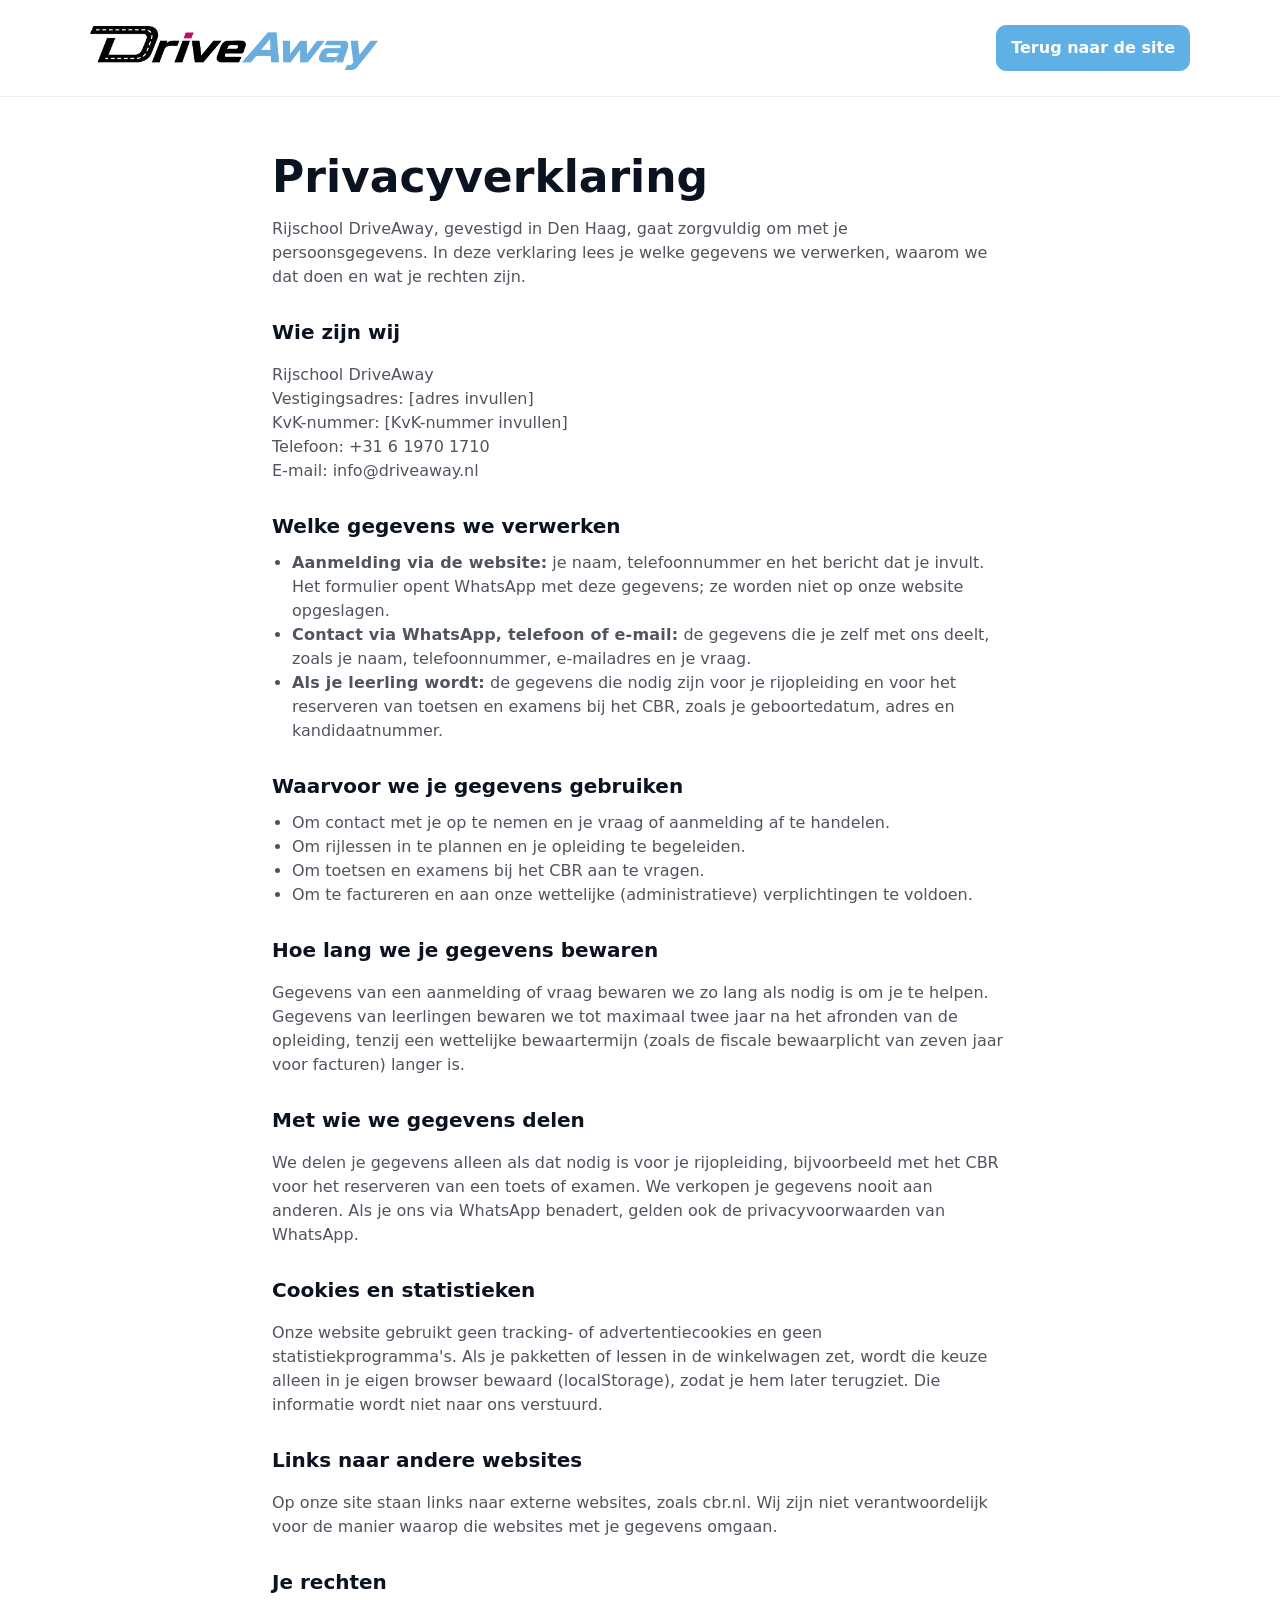
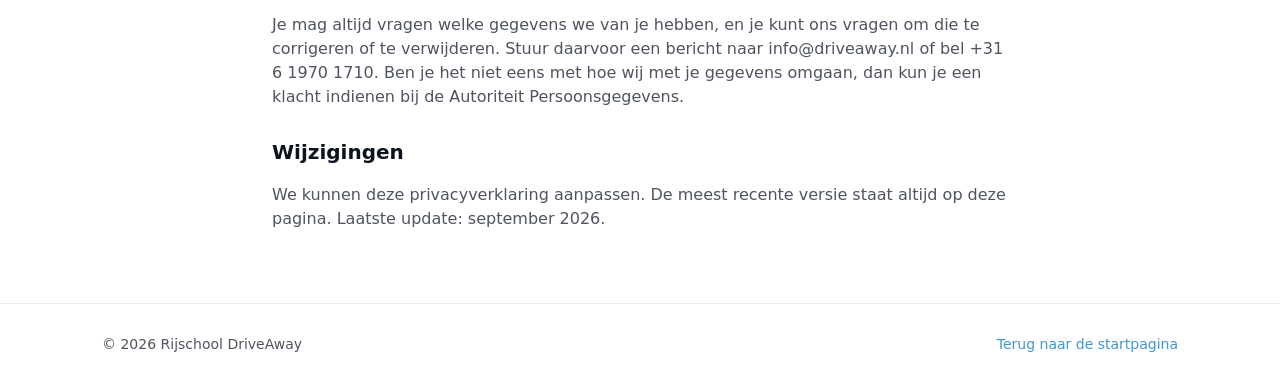
<file: privacy.html>
<!doctype html>
<html lang="nl">
<head>
  <meta charset="utf-8">
  <meta name="viewport" content="width=device-width, initial-scale=1">
  <title>Privacyverklaring | Rijschool DriveAway</title>
  <meta name="description" content="Privacyverklaring van Rijschool DriveAway in Den Haag: welke gegevens we verwerken, waarom en hoe lang.">
  <meta name="robots" content="noindex, follow">
  <link rel="icon" href="favicon.svg" type="image/svg+xml">
  <link rel="stylesheet" href="style.css">
  <style>
    .legal { max-width: 760px; }
    .legal h2 { font-size: 20px; margin: 28px 0 8px; }
    .legal p, .legal li { color: var(--muted); }
    .legal ul { padding-left: 20px; }
  </style>
</head>
<body>
  <header class="site-header">
    <div class="wrap header-inner">
      <a href="./" class="logo-link" aria-label="Terug naar de startpagina">
        <img src="DriveAway_Logo_PNG.png" class="site-logo" alt="Rijschool DriveAway, rijschool in Den Haag">
      </a>
      <a class="btn blue" href="./">Terug naar de site</a>
    </div>
  </header>

  <main>
    <section class="section">
      <div class="wrap legal">
        <h1>Privacyverklaring</h1>
        <p>Rijschool DriveAway, gevestigd in Den Haag, gaat zorgvuldig om met je persoonsgegevens. In deze verklaring lees je welke gegevens we verwerken, waarom we dat doen en wat je rechten zijn.</p>

        <h2>Wie zijn wij</h2>
        <p>Rijschool DriveAway<br>Vestigingsadres: [adres invullen]<br>KvK-nummer: [KvK-nummer invullen]<br>Telefoon: +31 6 1970 1710<br>E-mail: info@driveaway.nl</p>

        <h2>Welke gegevens we verwerken</h2>
        <ul>
          <li><strong>Aanmelding via de website:</strong> je naam, telefoonnummer en het bericht dat je invult. Het formulier opent WhatsApp met deze gegevens; ze worden niet op onze website opgeslagen.</li>
          <li><strong>Contact via WhatsApp, telefoon of e-mail:</strong> de gegevens die je zelf met ons deelt, zoals je naam, telefoonnummer, e-mailadres en je vraag.</li>
          <li><strong>Als je leerling wordt:</strong> de gegevens die nodig zijn voor je rijopleiding en voor het reserveren van toetsen en examens bij het CBR, zoals je geboortedatum, adres en kandidaatnummer.</li>
        </ul>

        <h2>Waarvoor we je gegevens gebruiken</h2>
        <ul>
          <li>Om contact met je op te nemen en je vraag of aanmelding af te handelen.</li>
          <li>Om rijlessen in te plannen en je opleiding te begeleiden.</li>
          <li>Om toetsen en examens bij het CBR aan te vragen.</li>
          <li>Om te factureren en aan onze wettelijke (administratieve) verplichtingen te voldoen.</li>
        </ul>

        <h2>Hoe lang we je gegevens bewaren</h2>
        <p>Gegevens van een aanmelding of vraag bewaren we zo lang als nodig is om je te helpen. Gegevens van leerlingen bewaren we tot maximaal twee jaar na het afronden van de opleiding, tenzij een wettelijke bewaartermijn (zoals de fiscale bewaarplicht van zeven jaar voor facturen) langer is.</p>

        <h2>Met wie we gegevens delen</h2>
        <p>We delen je gegevens alleen als dat nodig is voor je rijopleiding, bijvoorbeeld met het CBR voor het reserveren van een toets of examen. We verkopen je gegevens nooit aan anderen. Als je ons via WhatsApp benadert, gelden ook de privacyvoorwaarden van WhatsApp.</p>

        <h2>Cookies en statistieken</h2>
        <p>Onze website gebruikt geen tracking- of advertentiecookies en geen statistiekprogramma's. Als je pakketten of lessen in de winkelwagen zet, wordt die keuze alleen in je eigen browser bewaard (localStorage), zodat je hem later terugziet. Die informatie wordt niet naar ons verstuurd.</p>

        <h2>Links naar andere websites</h2>
        <p>Op onze site staan links naar externe websites, zoals cbr.nl. Wij zijn niet verantwoordelijk voor de manier waarop die websites met je gegevens omgaan.</p>

        <h2>Je rechten</h2>
        <p>Je mag altijd vragen welke gegevens we van je hebben, en je kunt ons vragen om die te corrigeren of te verwijderen. Stuur daarvoor een bericht naar info@driveaway.nl of bel +31 6 1970 1710. Ben je het niet eens met hoe wij met je gegevens omgaan, dan kun je een klacht indienen bij de Autoriteit Persoonsgegevens.</p>

        <h2>Wijzigingen</h2>
        <p>We kunnen deze privacyverklaring aanpassen. De meest recente versie staat altijd op deze pagina. Laatste update: september 2026.</p>
      </div>
    </section>
  </main>

  <footer>
    <div class="wrap muted footer-inner">
      <span>© <span id="y"></span> Rijschool DriveAway</span>
      <a href="./">Terug naar de startpagina</a>
    </div>
  </footer>
  <script>document.getElementById("y").textContent = new Date().getFullYear();</script>
</body>
</html>
</file>
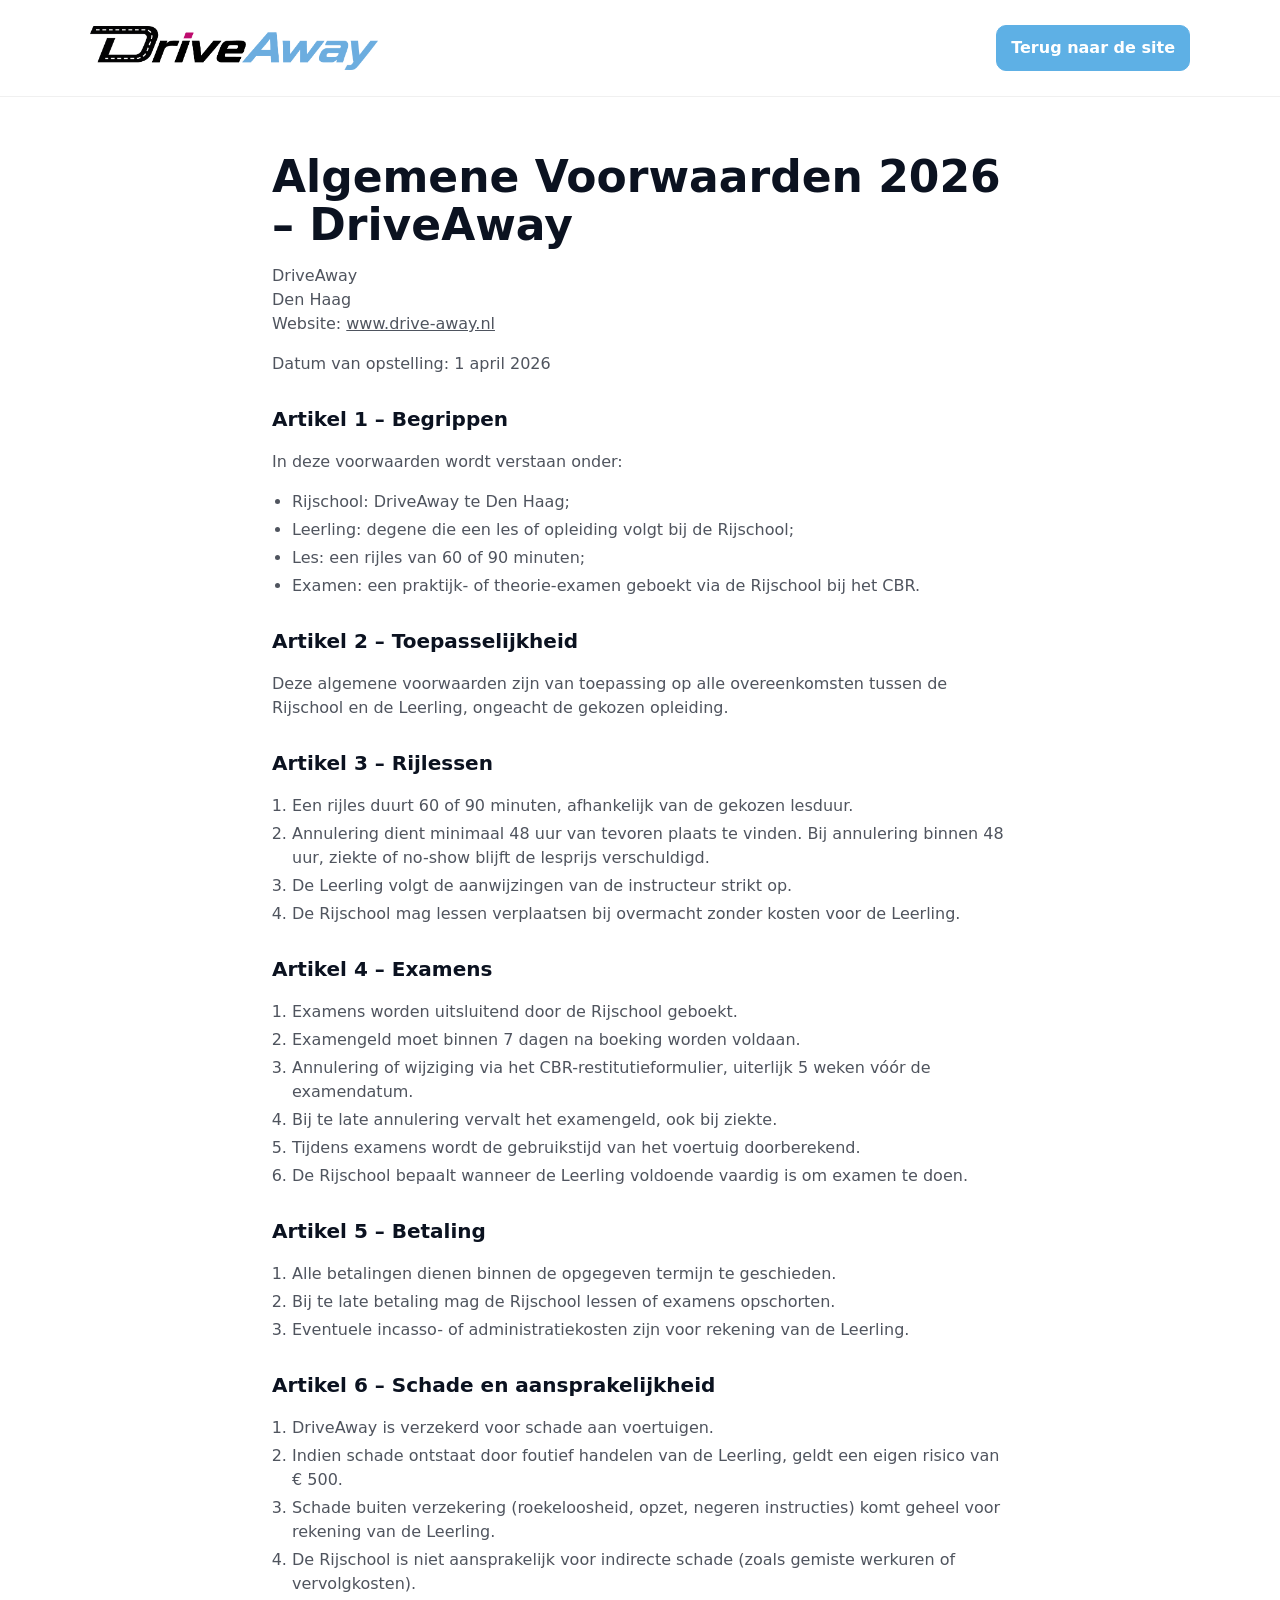
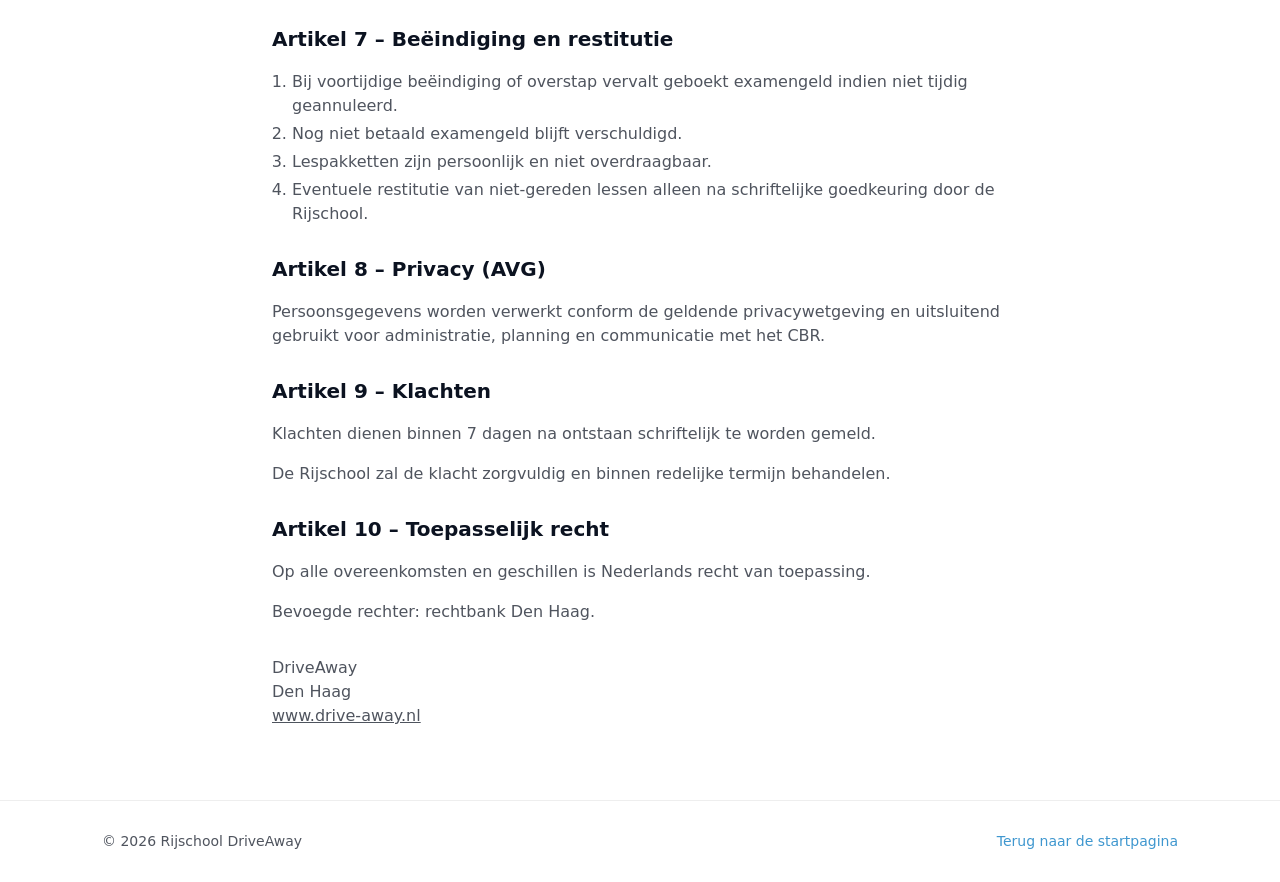
<file: voorwaarden.html>
<!doctype html>
<html lang="nl">
<head>
  <meta charset="utf-8">
  <meta name="viewport" content="width=device-width, initial-scale=1">
  <title>Algemene voorwaarden | Rijschool DriveAway</title>
  <meta name="description" content="Algemene voorwaarden 2026 van Rijschool DriveAway in Den Haag: rijlessen, examens, betaling, schade en aansprakelijkheid.">
  <meta name="robots" content="noindex, follow">
  <link rel="icon" href="favicon.svg" type="image/svg+xml">
  <link rel="stylesheet" href="style.css">
  <style>
    .legal { max-width: 760px; }
    .legal h2 { font-size: 20px; margin: 28px 0 8px; }
    .legal p, .legal li { color: var(--muted); }
    .legal ul, .legal ol { padding-left: 20px; }
    .legal li { margin-bottom: 4px; }
  </style>
</head>
<body>
  <header class="site-header">
    <div class="wrap header-inner">
      <a href="./" class="logo-link" aria-label="Terug naar de startpagina">
        <img src="DriveAway_Logo_PNG.png" class="site-logo" alt="Rijschool DriveAway, rijschool in Den Haag">
      </a>
      <a class="btn blue" href="./">Terug naar de site</a>
    </div>
  </header>

  <main>
    <section class="section">
      <div class="wrap legal">
        <h1>Algemene Voorwaarden 2026 – DriveAway</h1>
        <p>DriveAway<br>Den Haag<br>Website: <a href="https://www.drive-away.nl">www.drive-away.nl</a></p>
        <p>Datum van opstelling: 1 april 2026</p>

        <h2>Artikel 1 – Begrippen</h2>
        <p>In deze voorwaarden wordt verstaan onder:</p>
        <ul>
          <li>Rijschool: DriveAway te Den Haag;</li>
          <li>Leerling: degene die een les of opleiding volgt bij de Rijschool;</li>
          <li>Les: een rijles van 60 of 90 minuten;</li>
          <li>Examen: een praktijk- of theorie-examen geboekt via de Rijschool bij het CBR.</li>
        </ul>

        <h2>Artikel 2 – Toepasselijkheid</h2>
        <p>Deze algemene voorwaarden zijn van toepassing op alle overeenkomsten tussen de Rijschool en de Leerling, ongeacht de gekozen opleiding.</p>

        <h2>Artikel 3 – Rijlessen</h2>
        <ol>
          <li>Een rijles duurt 60 of 90 minuten, afhankelijk van de gekozen lesduur.</li>
          <li>Annulering dient minimaal 48 uur van tevoren plaats te vinden. Bij annulering binnen 48 uur, ziekte of no-show blijft de lesprijs verschuldigd.</li>
          <li>De Leerling volgt de aanwijzingen van de instructeur strikt op.</li>
          <li>De Rijschool mag lessen verplaatsen bij overmacht zonder kosten voor de Leerling.</li>
        </ol>

        <h2>Artikel 4 – Examens</h2>
        <ol>
          <li>Examens worden uitsluitend door de Rijschool geboekt.</li>
          <li>Examengeld moet binnen 7 dagen na boeking worden voldaan.</li>
          <li>Annulering of wijziging via het CBR-restitutieformulier, uiterlijk 5 weken vóór de examendatum.</li>
          <li>Bij te late annulering vervalt het examengeld, ook bij ziekte.</li>
          <li>Tijdens examens wordt de gebruikstijd van het voertuig doorberekend.</li>
          <li>De Rijschool bepaalt wanneer de Leerling voldoende vaardig is om examen te doen.</li>
        </ol>

        <h2>Artikel 5 – Betaling</h2>
        <ol>
          <li>Alle betalingen dienen binnen de opgegeven termijn te geschieden.</li>
          <li>Bij te late betaling mag de Rijschool lessen of examens opschorten.</li>
          <li>Eventuele incasso- of administratiekosten zijn voor rekening van de Leerling.</li>
        </ol>

        <h2>Artikel 6 – Schade en aansprakelijkheid</h2>
        <ol>
          <li>DriveAway is verzekerd voor schade aan voertuigen.</li>
          <li>Indien schade ontstaat door foutief handelen van de Leerling, geldt een eigen risico van € 500.</li>
          <li>Schade buiten verzekering (roekeloosheid, opzet, negeren instructies) komt geheel voor rekening van de Leerling.</li>
          <li>De Rijschool is niet aansprakelijk voor indirecte schade (zoals gemiste werkuren of vervolgkosten).</li>
        </ol>

        <h2>Artikel 7 – Beëindiging en restitutie</h2>
        <ol>
          <li>Bij voortijdige beëindiging of overstap vervalt geboekt examengeld indien niet tijdig geannuleerd.</li>
          <li>Nog niet betaald examengeld blijft verschuldigd.</li>
          <li>Lespakketten zijn persoonlijk en niet overdraagbaar.</li>
          <li>Eventuele restitutie van niet-gereden lessen alleen na schriftelijke goedkeuring door de Rijschool.</li>
        </ol>

        <h2>Artikel 8 – Privacy (AVG)</h2>
        <p>Persoonsgegevens worden verwerkt conform de geldende privacywetgeving en uitsluitend gebruikt voor administratie, planning en communicatie met het CBR.</p>

        <h2>Artikel 9 – Klachten</h2>
        <p>Klachten dienen binnen 7 dagen na ontstaan schriftelijk te worden gemeld.</p>
        <p>De Rijschool zal de klacht zorgvuldig en binnen redelijke termijn behandelen.</p>

        <h2>Artikel 10 – Toepasselijk recht</h2>
        <p>Op alle overeenkomsten en geschillen is Nederlands recht van toepassing.</p>
        <p>Bevoegde rechter: rechtbank Den Haag.</p>

        <p style="margin-top: 32px;">DriveAway<br>Den Haag<br><a href="https://www.drive-away.nl">www.drive-away.nl</a></p>
      </div>
    </section>
  </main>

  <footer>
    <div class="wrap muted footer-inner">
      <span>© <span id="y"></span> Rijschool DriveAway</span>
      <a href="./">Terug naar de startpagina</a>
    </div>
  </footer>
  <script>document.getElementById("y").textContent = new Date().getFullYear();</script>
</body>
</html>
</file>
<file: style.css>
:root {
  --max: 1100px;
  --brand: #d55f8f;
  --brand-dark: #c34d7d;
  --blue: #5eb0e5;
  --blue-dark: #3f97cf;
  --wa: #22c55e;
  --surface: #ffffff;
  --surface-2: #f6f7fb;
  --text: #0b1220;
  --muted: rgba(11, 18, 32, 0.72);
  --line: rgba(15, 23, 42, 0.1);
  --shadow: 0 18px 45px rgba(2, 6, 23, 0.08);
  --r: 16px;
}

* {
  box-sizing: border-box;
}

html {
  scroll-behavior: smooth;
}

body {
  margin: 0;
  font-family: system-ui, -apple-system, "Segoe UI", Roboto, Arial, sans-serif;
  line-height: 1.5;
  background: #fff;
  color: var(--text);
}

a {
  color: inherit;
}

section {
  scroll-margin-top: 120px;
}

h1 {
  margin: 0 0 10px;
  font-size: clamp(30px, 4vw, 44px);
  line-height: 1.08;
}

h2 {
  margin: 0 0 10px;
  font-size: 28px;
}

h3 {
  margin: 0 0 10px;
}

strong {
  letter-spacing: 0.2px;
}

ul {
  margin: 10px 0 0;
  padding-left: 18px;
}

.wrap {
  max-width: var(--max);
  margin: 0 auto;
  padding-left: 12px;
  padding-right: 12px;
}

.grid {
  display: grid;
  gap: 16px;
}

.two {
  grid-template-columns: 1fr 1fr;
}

.muted {
  opacity: 1;
  color: var(--muted);
}

.small {
  font-size: 12px;
}

.section {
  padding: 56px 0;
}

.section.alt {
  background: #fafafa;
}

.card {
  border: 1px solid var(--line);
  border-radius: var(--r);
  padding: 18px;
  background: #fff;
  box-shadow: var(--shadow);
}

.site-header {
  position: sticky;
  top: 0;
  z-index: 20;
  background: rgba(255, 255, 255, 0.95);
  border-bottom: 1px solid rgba(0, 0, 0, 0.06);
  backdrop-filter: blur(10px);
}

.header-inner {
  display: flex;
  align-items: center;
  justify-content: space-between;
  min-height: 96px;
  padding: 8px 0;
  gap: 20px;
}

.logo-link {
  display: flex;
  align-items: center;
  flex: 0 0 auto;
  text-decoration: none;
}

.site-logo {
  display: block;
  height: 44px;
  width: auto;
  max-width: none;
  object-fit: contain;
}

.desktop-nav {
  display: flex;
  gap: 18px;
  align-items: center;
}

.desktop-nav a {
  text-decoration: none;
  font-weight: 600;
  font-size: 15px;
  white-space: nowrap;
  color: var(--text);
}

.hamburger {
  display: none;
  font-size: 26px;
  background: none;
  border: none;
  cursor: pointer;
  color: var(--brand);
}

.mobile-menu {
  display: none;
  flex-direction: column;
  padding: 20px;
  background: white;
  border-top: 1px solid var(--line);
}

.mobile-menu a {
  padding: 14px 0;
  text-decoration: none;
  font-weight: 600;
  color: var(--text);
  border-bottom: 1px solid var(--line);
}

.mobile-menu.open {
  display: flex;
}

.btn {
  display: inline-block;
  padding: 10px 14px;
  border-radius: 10px;
  text-decoration: none;
  border: 1px solid var(--line);
  background: #fff;
  transition: transform 0.12s ease, box-shadow 0.12s ease, background 0.12s ease;
}

.btn:hover {
  transform: translateY(-1px);
  box-shadow: 0 10px 24px rgba(2, 6, 23, 0.1);
}

.btn.primary {
  background: var(--blue);
  border-color: var(--blue);
  color: #fff;
}

.btn.primary:hover {
  background: var(--blue-dark);
  border-color: var(--blue-dark);
}

.btn.blue {
  background: var(--blue);
  border-color: var(--blue);
  color: #fff;
}

.btn.blue:hover {
  background: var(--blue-dark);
  border-color: var(--blue-dark);
}

.btn.whatsapp {
  background: var(--wa);
  border-color: var(--wa);
  color: #fff;
}

.hero {
  padding: 56px 0 44px;
  background: linear-gradient(180deg, rgba(253, 238, 244, 0.92), rgba(255, 255, 255, 0.96)), url("https://images.unsplash.com/photo-1449965408869-eaa3f722e40d?auto=format&fit=crop&w=1600&q=55") center/cover;
}

.hero-inner {
  max-width: 820px;
  margin: 0 auto;
  text-align: center;
  display: flex;
  flex-direction: column;
  align-items: center;
}

.hero-logo {
  display: block;
  width: min(420px, 82%);
  height: auto;
  margin: 0 auto 22px;
}

.hero-sub {
  font-size: 17px;
  margin: 4px 0 0;
}

.hero-buttons {
  display: flex;
  gap: 10px;
  flex-wrap: wrap;
  margin-top: 16px;
}

.hero-buttons-center {
  justify-content: center;
}

.hero h1 span {
  color: var(--blue);
}

.desktop-nav a:hover,
.mobile-menu a:hover {
  color: var(--blue);
}

#contact .card a {
  color: var(--blue);
  font-weight: 600;
  text-decoration: none;
}

#contact .card a:hover {
  color: var(--blue-dark);
  text-decoration: underline;
}

.over-layout {
  display: grid;
  grid-template-columns: 1.6fr 1fr;
  gap: 32px;
  align-items: start;
  margin-top: 24px;
}

.over-layout .over-text {
  padding: 26px 28px;
}

.over-text p {
  margin: 0 0 18px;
  color: var(--muted);
  font-size: 16px;
}

.over-text p:last-child {
  margin-bottom: 0;
}

.over-text h3 {
  color: var(--blue-dark);
  font-size: 18px;
  margin: 0 0 8px;
}

.over-text h3 + p {
  margin-bottom: 22px;
}

.over-photo {
  margin: 0;
  position: sticky;
  top: 120px;
}

.photo-slot {
  aspect-ratio: 4 / 5;
  border-radius: var(--r);
  border: 2px dashed rgba(94, 176, 229, 0.5);
  background: linear-gradient(160deg, #f2f8fd, #e9f3fb);
  display: flex;
  align-items: center;
  justify-content: center;
  text-align: center;
  padding: 20px;
  color: var(--muted);
  font-weight: 600;
  font-size: 14px;
}

.over-photo figcaption {
  margin-top: 10px;
  text-align: center;
}

.region-list {
  list-style: none;
  padding: 0;
  margin: 12px 0 14px;
  display: grid;
  grid-template-columns: repeat(auto-fit, minmax(130px, 1fr));
  gap: 6px 14px;
}

.region-list li {
  padding-left: 20px;
  position: relative;
  font-weight: 600;
  font-size: 15px;
}

.region-list li::before {
  content: "📍";
  position: absolute;
  left: 0;
  font-size: 12px;
}

.package-custom {
  border-style: dashed;
  border-width: 2px;
  background: linear-gradient(160deg, #fff, #f4f9fd);
}

.pkg-custom-actions {
  display: flex;
  flex-wrap: wrap;
  gap: 10px;
  margin-top: 14px;
}

.usp-grid {
  display: grid;
  grid-template-columns: repeat(auto-fit, minmax(280px, 1fr));
  gap: 16px;
  margin-top: 24px;
}

.usp {
  text-align: center;
  padding: 24px 18px;
  transition: transform 0.15s ease, box-shadow 0.15s ease;
}

.usp:hover {
  transform: translateY(-4px);
  box-shadow: 0 22px 44px rgba(2, 6, 23, 0.1);
}

.usp h3 {
  color: var(--blue-dark);
  font-size: 17px;
  margin: 0 0 8px;
}

.usp p {
  margin: 0;
  color: var(--muted);
  font-size: 14.5px;
}

.price {
  font-size: 26px;
  font-weight: 900;
  letter-spacing: -0.3px;
}

.reviews-slider {
  columns: 3 300px;
  column-gap: 16px;
}

.review {
  padding: 20px;
  display: inline-block;
  width: 100%;
  margin: 0 0 16px;
  break-inside: avoid;
}

#reviewsSlider {
  columns: auto;
  display: grid;
  grid-template-columns: repeat(auto-fit, minmax(240px, 1fr));
  gap: 16px;
  align-items: start;
}

#reviewsSlider .review {
  display: block;
  margin: 0;
}

.reviews-more {
  text-align: center;
  margin-top: 22px;
}

.reviews-overlay {
  position: fixed;
  inset: 0;
  z-index: 1200;
  background: #fafafa;
  overflow-y: auto;
  -webkit-overflow-scrolling: touch;
}

.reviews-overlay-head {
  position: sticky;
  top: 0;
  z-index: 2;
  background: rgba(255, 255, 255, 0.95);
  border-bottom: 1px solid var(--line);
  backdrop-filter: blur(10px);
}

.reviews-overlay-bar {
  display: flex;
  align-items: center;
  justify-content: space-between;
  gap: 12px;
  min-height: 64px;
  padding-top: 8px;
  padding-bottom: 8px;
}

.reviews-overlay-bar h3 {
  margin: 0;
  font-size: 20px;
}

.reviews-overlay-body {
  padding-top: 24px;
  padding-bottom: 40px;
}

.reviews-overlay-body .reviews-more {
  margin-top: 12px;
}

.section.alt .lesson-box {
  background: #fff;
}

.packages-slider {
  display: grid;
  grid-template-columns: repeat(auto-fit, minmax(300px, 1fr));
  gap: 16px;
  align-items: start;
  margin-top: 4px;
}

.package {
  position: relative;
  overflow: hidden;
  padding: 0;
  border: 2px solid rgba(213, 95, 143, 0.22);
}

.stars {
  position: relative;
  display: inline-block;
  letter-spacing: 2px;
  font-weight: 800;
  margin-bottom: 10px;
  line-height: 1;
}

.stars-bg {
  color: #e2e5ea;
}

.stars-fg {
  position: absolute;
  left: 0;
  top: 0;
  overflow: hidden;
  white-space: nowrap;
  color: #f5a623;
}

.review-title {
  font-size: 16px;
  margin: 0 0 8px;
}

.quote {
  margin: 0 0 12px;
  font-size: 15px;
  color: var(--muted);
}

.meta {
  font-size: 13px;
  opacity: 0.75;
}

.steps {
  position: relative;
  display: grid;
  grid-template-columns: repeat(5, 1fr);
  gap: 20px;
  margin-top: 48px;
}

.steps::before {
  content: "";
  position: absolute;
  top: 17px;
  left: 10%;
  right: 10%;
  height: 20px;
  border-radius: 999px;
  background: #232b38;
}

.steps::after {
  content: "";
  position: absolute;
  top: 25px;
  left: 12%;
  right: 12%;
  border-top: 4px dashed rgba(255, 255, 255, 0.9);
}

.road-car {
  position: absolute;
  z-index: 1;
  top: 13px;
  left: 10%;
  width: 46px;
  height: 29px;
  transform: translateX(-50%);
  filter: drop-shadow(0 3px 4px rgba(0, 0, 0, 0.25));
  pointer-events: none;
  will-change: left, top;
}

.road-car svg {
  display: block;
  width: 100%;
  height: 100%;
}

.step {
  position: relative;
  text-align: center;
  padding: 0 4px;
}

.step h3 {
  font-size: 17px;
  margin: 0 0 6px;
}

.step-tag {
  display: inline-block;
  font-size: 12px;
  font-weight: 700;
  color: var(--blue-dark);
  background: rgba(94, 176, 229, 0.14);
  border-radius: 999px;
  padding: 3px 10px;
  margin-bottom: 10px;
}

.step .step-num {
  transition: transform 0.35s ease, box-shadow 0.35s ease;
}

.step.reached .step-num {
  transform: scale(1.1);
  box-shadow: 0 0 0 5px rgba(94, 176, 229, 0.22), 0 10px 24px rgba(94, 176, 229, 0.35);
}

.step.reached.step-finish .step-num {
  box-shadow: 0 0 0 5px rgba(213, 95, 143, 0.22), 0 10px 24px rgba(213, 95, 143, 0.35);
}

.step p {
  margin: 0;
  color: var(--muted);
  font-size: 14.5px;
}

.step-num {
  position: relative;
  z-index: 2;
  width: 54px;
  height: 54px;
  border-radius: 50%;
  background: linear-gradient(135deg, var(--blue-dark), var(--blue));
  color: #fff;
  font-weight: 900;
  font-size: 22px;
  display: flex;
  align-items: center;
  justify-content: center;
  margin: 0 auto 16px;
  box-shadow: 0 10px 24px rgba(94, 176, 229, 0.35);
}

.step-finish .step-num {
  background: linear-gradient(135deg, var(--brand-dark), var(--brand));
  box-shadow: 0 10px 24px rgba(213, 95, 143, 0.35);
  font-size: 24px;
}

.finish-pop {
  position: absolute;
  top: -12px;
  left: calc(50% + 18px);
  z-index: 3;
  font-size: 26px;
  line-height: 1;
  opacity: 0;
  transform: scale(0) rotate(-25deg);
  transition: transform 0.5s cubic-bezier(0.2, 1.5, 0.4, 1), opacity 0.3s ease;
  pointer-events: none;
}

.steps.finished .finish-pop {
  opacity: 1;
  transform: scale(1) rotate(0deg);
}

.steps.finished .step-finish .step-num {
  animation: finishBounce 0.6s ease;
}

@keyframes finishBounce {
  0% { transform: scale(1); }
  40% { transform: scale(1.2); }
  100% { transform: scale(1); }
}

@media (max-width: 900px) {
  .steps {
    grid-template-columns: 1fr;
    gap: 28px;
  }

  .finish-pop {
    top: -14px;
    left: 38px;
  }

  .steps::before {
    top: 27px;
    bottom: var(--road-end, 27px);
    left: 17px;
    right: auto;
    width: 20px;
    height: auto;
  }

  .steps::after {
    top: 35px;
    bottom: calc(var(--road-end, 27px) + 8px);
    left: 25px;
    right: auto;
    border-top: none;
    border-left: 4px dashed rgba(255, 255, 255, 0.9);
  }

  .road-car {
    top: 27px;
    left: 27px;
    transform: translate(-50%, -50%) rotate(90deg);
  }

  .step {
    display: grid;
    grid-template-columns: 54px 1fr;
    column-gap: 16px;
    row-gap: 4px;
    text-align: left;
    align-items: start;
    padding: 0;
  }

  .step-num {
    margin: 0;
    grid-row: 1 / span 2;
  }

  .step h3,
  .step p,
  .step-tag {
    grid-column: 2;
    justify-self: start;
  }

}

.faq-item {
  border: 1px solid var(--line);
  border-radius: 12px;
  margin-bottom: 10px;
  overflow: hidden;
}

.faq-question {
  width: 100%;
  text-align: left;
  padding: 16px;
  padding-right: 44px;
  background: #fff;
  border: none;
  font-weight: 600;
  font-size: 16px;
  font-family: inherit;
  color: var(--text);
  cursor: pointer;
  position: relative;
}

.faq-answer {
  max-height: 0;
  overflow: hidden;
  padding: 0 14px;
  transition: all 0.3s ease;
  background: #fafafa;
}

.faq-item.active .faq-answer {
  max-height: 200px;
  padding: 14px;
}

.faq-question::after {
  content: "▾";
  position: absolute;
  right: 16px;
  top: 50%;
  transform: translateY(-50%);
  transition: transform 0.2s ease;
  opacity: 0.75;
}

.faq-item.active .faq-question {
  color: var(--blue-dark);
}

.faq-item.active .faq-question::after {
  transform: translateY(-50%) rotate(180deg);
  opacity: 1;
  color: var(--blue);
}

.reveal {
  opacity: 0;
  transform: translateY(14px);
  transition: opacity 0.5s ease, transform 0.5s ease;
  will-change: opacity, transform;
}

.reveal.is-visible {
  opacity: 1;
  transform: translateY(0);
}

.card.reveal {
  transition: opacity 0.45s ease, transform 0.45s ease, box-shadow 0.2s ease;
}

.package.popular {
  border: 2px solid rgba(29, 78, 216, 0.3);
  transform: translateY(-2px);
}

.badge-top {
  position: absolute;
  top: 12px;
  left: 12px;
  z-index: 5;
  background: linear-gradient(135deg, #f59e0b, #fbbf24);
  color: #111;
  font-weight: 900;
  font-size: 12px;
  padding: 8px 12px;
  border-radius: 999px;
  box-shadow: 0 10px 24px rgba(0, 0, 0, 0.18);
}

.pkg-img {
  height: 96px;
  display: flex;
  align-items: center;
  justify-content: center;
  background: linear-gradient(135deg, #3f97cf, #5eb0e5);
  border-bottom: 1px solid var(--line);
}

.pkg-img svg {
  width: 64px;
  height: 32px;
  filter: drop-shadow(0 4px 8px rgba(0, 0, 0, 0.18));
}

.pkg-img-2 {
  background: linear-gradient(135deg, #2f7fb5, #5eb0e5);
}

.pkg-img-3 {
  background: linear-gradient(135deg, #35506b, #5eb0e5);
}

.pkg-img-4 {
  background: linear-gradient(135deg, #3f97cf, #8fcbef);
}

.pkg-img-5 {
  background: linear-gradient(135deg, var(--brand-dark), #e0679a);
}

.pkg-img-5 svg circle,
.pkg-img-5 svg path + path {
  fill: var(--brand-dark);
}

.pkg-body {
  padding: 16px;
}

.pkg-body h3 {
  font-size: 24px;
  margin: 0 0 10px;
}

.pkg-eyebrow {
  font-size: 14px;
  font-weight: 800;
  letter-spacing: 1px;
  text-transform: uppercase;
  color: var(--brand);
  margin-bottom: 2px;
}

.pkg-desc {
  color: var(--muted);
  font-size: 14px;
  margin: 0 0 8px;
}

.badge-top.spoed {
  background: linear-gradient(135deg, var(--brand), #e0679a);
  color: #fff;
}

.package.spoed {
  border: 2px solid rgba(213, 95, 143, 0.4);
}

.pkg-list {
  list-style: none;
  padding: 0;
  margin: 8px 0 10px;
}

.pkg-list li {
  padding: 8px 0 8px 22px;
  border-top: 1px solid rgba(15, 23, 42, 0.08);
  color: var(--muted);
  font-weight: 600;
  font-size: 14px;
  position: relative;
}

.pkg-list li:first-child {
  border-top: none;
}

.pkg-list li::before {
  content: "✓";
  position: absolute;
  left: 0;
  top: 8px;
  color: var(--wa);
  font-weight: 900;
}

.pkg-price {
  font-size: 32px;
  font-weight: 900;
  letter-spacing: -0.5px;
  margin: 6px 0 0;
}

.pkg-terms {
  display: inline-block;
  color: var(--blue-dark);
  background: rgba(94, 176, 229, 0.14);
  border-radius: 999px;
  padding: 5px 11px;
  font-size: 13px;
  font-weight: 700;
  margin: 6px 0 14px;
}


.stage-layout {
  display: grid;
  grid-template-columns: 1.5fr 1fr;
  gap: 16px;
  align-items: start;
}

.stage-text h3,
.stage-list-card h3 {
  margin: 0 0 10px;
}

.stage-text p {
  margin: 0 0 12px;
  color: var(--muted);
}

.stage-actions {
  margin-top: 4px;
}

.stage-list {
  list-style: none;
  padding: 0;
  margin: 0;
}

.stage-list li {
  padding: 8px 0 8px 24px;
  border-top: 1px solid rgba(15, 23, 42, 0.08);
  color: var(--muted);
  font-weight: 600;
  font-size: 14px;
  position: relative;
}

.stage-list li:first-child {
  border-top: none;
}

.stage-list li::before {
  content: "✓";
  position: absolute;
  left: 0;
  top: 8px;
  color: var(--blue);
  font-weight: 900;
}

.news-grid {
  display: grid;
  grid-template-columns: repeat(2, 1fr);
  gap: 16px;
  align-items: start;
}

.news-item {
  padding: 18px 20px;
}

.news-date {
  font-size: 12px;
  font-weight: 800;
  letter-spacing: 1px;
  color: var(--blue-dark);
  margin-bottom: 6px;
}

.news-item h3 {
  font-size: 17px;
  margin: 0 0 8px;
  line-height: 1.35;
}

.news-item h3 a {
  color: var(--text);
  text-decoration: none;
}

.news-item h3 a:hover {
  color: var(--blue-dark);
  text-decoration: underline;
}

.news-item p {
  margin: 0;
  color: var(--muted);
  font-size: 14px;
}

.news-src {
  margin: 14px 0 0;
}

.news-src a {
  color: var(--blue-dark);
}

.price-group {
  margin-bottom: 30px;
}

.price-group:last-child {
  margin-bottom: 0;
}

.price-group > h3 {
  font-size: 20px;
  margin: 0 0 2px;
}

.price-group > p {
  margin: 0 0 4px;
}

.lesson-box {
  background: #f6f7f8;
  border: 1px solid var(--line);
  border-radius: 20px;
  padding: 20px;
}

.lesson-options {
  display: grid;
  grid-template-columns: repeat(auto-fit, minmax(220px, 1fr));
  gap: 16px;
  margin-top: 15px;
}

.section-intro {
  margin: -4px 0 22px;
  max-width: 640px;
}

.option {
  background: #fff;
  padding: 20px;
  border-radius: 16px;
  border: 1px solid var(--line);
  box-shadow: var(--shadow);
  text-align: left;
  display: flex;
  flex-direction: column;
  transition: transform 0.15s ease, box-shadow 0.15s ease, border-color 0.15s ease;
}

.option:hover {
  transform: translateY(-3px);
  box-shadow: 0 22px 44px rgba(2, 6, 23, 0.1);
  border-color: rgba(94, 176, 229, 0.5);
}

.option h3 {
  margin: 0 0 5px;
  font-size: 17px;
}

.option p {
  margin: 0;
}

.option .price {
  font-size: 22px;
  font-weight: 800;
  margin-top: auto;
  padding-top: 12px;
  color: var(--text);
}

.btn-ico {
  width: 16px;
  height: 16px;
  vertical-align: -3px;
  margin-right: 7px;
}

.signup-actions {
  margin-bottom: 12px;
}

input,
textarea {
  width: 100%;
  padding: 10px;
  margin: 6px 0 10px;
  border: 1px solid var(--line);
  border-radius: 12px;
  outline: none;
  font: inherit;
}

input:focus,
textarea:focus {
  border-color: rgba(37, 99, 235, 0.55);
  box-shadow: 0 0 0 4px rgba(37, 99, 235, 0.12);
}

footer {
  padding: 30px 0;
  border-top: 1px solid #eee;
}

.footer-inner {
  display: flex;
  flex-wrap: wrap;
  justify-content: space-between;
  gap: 8px 20px;
  font-size: 14px;
}

.footer-inner a,
.pkg-voorwaarden a {
  color: var(--blue-dark);
  text-decoration: none;
}

.pkg-voorwaarden {
  margin: 16px 0 0;
  text-align: center;
}

.pkg-voorwaarden a:hover {
  text-decoration: underline;
}

.footer-inner a:hover {
  text-decoration: underline;
}

.form-note {
  margin: 10px 0 0;
}

.btn.primary,
.btn.blue,
.btn.whatsapp {
  font-weight: 700;
}

.floating-cta {
  position: fixed;
  right: 16px;
  bottom: 16px;
  z-index: 999;
  padding: 12px 14px;
  border-radius: 999px;
  text-decoration: none;
  font-weight: 800;
  border: 1px solid rgba(0, 0, 0, 0.12);
  background: rgba(0, 0, 0, 0.92);
  color: #fff;
  box-shadow: 0 16px 40px rgba(0, 0, 0, 0.18);
}

.floating-cta:active {
  transform: translateY(1px);
}

.floating-cta {
  transition: opacity 0.3s ease, transform 0.3s ease;
}

.floating-cta.is-hidden {
  opacity: 0;
  transform: translateY(24px);
  pointer-events: none;
}

.add-btn {
  margin-top: 12px;
  font-weight: 700;
  border-color: rgba(94, 176, 229, 0.55);
  color: var(--blue-dark);
}

.add-btn:hover {
  background: var(--blue);
  border-color: var(--blue);
  color: #fff;
}

[hidden] {
  display: none !important;
}

.cart-fab {
  position: fixed;
  left: 16px;
  bottom: 16px;
  z-index: 999;
  width: 56px;
  height: 56px;
  border-radius: 50%;
  border: 1px solid rgba(0, 0, 0, 0.12);
  background: #fff;
  font-size: 24px;
  cursor: pointer;
  box-shadow: 0 16px 40px rgba(0, 0, 0, 0.18);
}

.cart-count {
  position: absolute;
  top: -6px;
  right: -6px;
  min-width: 22px;
  height: 22px;
  border-radius: 999px;
  background: var(--brand);
  color: #fff;
  font-size: 12px;
  font-weight: 800;
  display: flex;
  align-items: center;
  justify-content: center;
  padding: 0 5px;
}

.cart-backdrop {
  position: fixed;
  inset: 0;
  background: rgba(2, 6, 23, 0.4);
  z-index: 1000;
}

.cart-drawer {
  position: fixed;
  top: 0;
  right: 0;
  bottom: 0;
  width: min(400px, 100%);
  background: #fff;
  z-index: 1001;
  box-shadow: -20px 0 60px rgba(2, 6, 23, 0.2);
  display: flex;
  flex-direction: column;
  padding: 20px;
}

.cart-head {
  display: flex;
  align-items: center;
  justify-content: space-between;
  margin-bottom: 12px;
}

.cart-head h3 {
  margin: 0;
}

.cart-close {
  border: none;
  background: none;
  font-size: 20px;
  cursor: pointer;
  color: var(--muted);
}

.cart-items {
  flex: 1;
  overflow-y: auto;
}

.cart-item {
  display: flex;
  align-items: center;
  gap: 10px;
  padding: 12px 0;
  border-bottom: 1px solid var(--line);
}

.cart-item-name {
  flex: 1;
  font-size: 14px;
  font-weight: 600;
}

.cart-item-price {
  font-weight: 800;
  font-size: 14px;
  white-space: nowrap;
}

.cart-qty {
  display: flex;
  align-items: center;
  gap: 6px;
}

.cart-qty button {
  width: 26px;
  height: 26px;
  border-radius: 8px;
  border: 1px solid var(--line);
  background: #fff;
  cursor: pointer;
  font-weight: 800;
  line-height: 1;
}

.cart-qty button:hover {
  border-color: var(--blue);
  color: var(--blue-dark);
}

.cart-remove {
  border: none;
  background: none;
  cursor: pointer;
  color: var(--muted);
  font-size: 15px;
}

.cart-remove:hover {
  color: var(--blue-dark);
}

.cart-foot {
  border-top: 2px solid var(--line);
  padding-top: 14px;
  margin-top: 10px;
}

.cart-total-row {
  display: flex;
  justify-content: space-between;
  align-items: center;
  font-size: 18px;
  margin-bottom: 12px;
}

.cart-total-row strong {
  font-size: 24px;
  color: var(--text);
}

.cart-send {
  display: block;
  width: 100%;
  text-align: center;
  margin-bottom: 8px;
  font-weight: 700;
}

@media (max-width: 900px) {
  .cart-fab {
    left: 12px;
    bottom: 12px;
  }
}

@media (max-width: 1100px) {
  .desktop-nav {
    display: none;
  }

  .hamburger {
    display: block;
  }
}

@media (max-width: 900px) {
  .hero-layout,
  .two,
  .over-layout {
    grid-template-columns: 1fr;
  }

  .over-layout {
    gap: 24px;
  }

  .over-layout .over-text {
    padding: 20px 18px;
  }

  .over-photo {
    position: static;
    max-width: 420px;
    margin: 0 auto;
  }

  .photo-slot {
    aspect-ratio: 4 / 3;
  }

  .site-logo {
    height: 34px;
  }

  .header-inner {
    min-height: 76px;
  }

  .desktop-nav,
  header nav {
    display: none;
  }

  .hamburger {
    display: block;
  }

  .stage-layout,
  .news-grid {
    grid-template-columns: 1fr;
  }

  .packages-slider {
    grid-template-columns: 1fr 1fr;
    gap: 10px;
  }

  .package.popular {
    transform: none;
  }

  .badge-top {
    top: 8px;
    left: 8px;
    font-size: 10px;
    padding: 5px 8px;
  }

  .pkg-img {
    height: 56px;
  }

  .pkg-img svg {
    width: 44px;
    height: 22px;
  }

  .pkg-body {
    padding: 10px;
  }

  .pkg-eyebrow {
    font-size: 10px;
    letter-spacing: 0.6px;
  }

  .pkg-body h3 {
    font-size: 16px;
    margin: 0 0 6px;
  }

  .pkg-desc {
    font-size: 12px;
  }

  .pkg-list {
    margin: 4px 0 8px;
  }

  .pkg-list li {
    font-size: 11.5px;
    padding: 5px 0 5px 15px;
    line-height: 1.3;
  }

  .pkg-list li::before {
    top: 5px;
    font-size: 11px;
  }

  .pkg-price {
    font-size: 20px;
    letter-spacing: -0.3px;
  }

  .pkg-terms {
    font-size: 11px;
    padding: 4px 8px;
    margin: 4px 0 8px;
    line-height: 1.3;
  }


  .package .btn {
    width: 100%;
    padding: 9px 8px;
    font-size: 12.5px;
    text-align: center;
  }

  .package-custom .pkg-body {
    padding: 12px;
  }

  .package-custom h3 {
    font-size: 16px;
  }

  .package-custom .pkg-desc {
    font-size: 12px;
  }

  .pkg-custom-actions {
    flex-direction: column;
    gap: 8px;
  }

  .package-custom .btn {
    width: 100%;
    font-size: 12.5px;
    padding: 9px 8px;
    justify-content: center;
  }
}

@media (min-width: 901px) {
  .floating-cta {
    bottom: 18px;
    right: 18px;
  }
}
</file>
